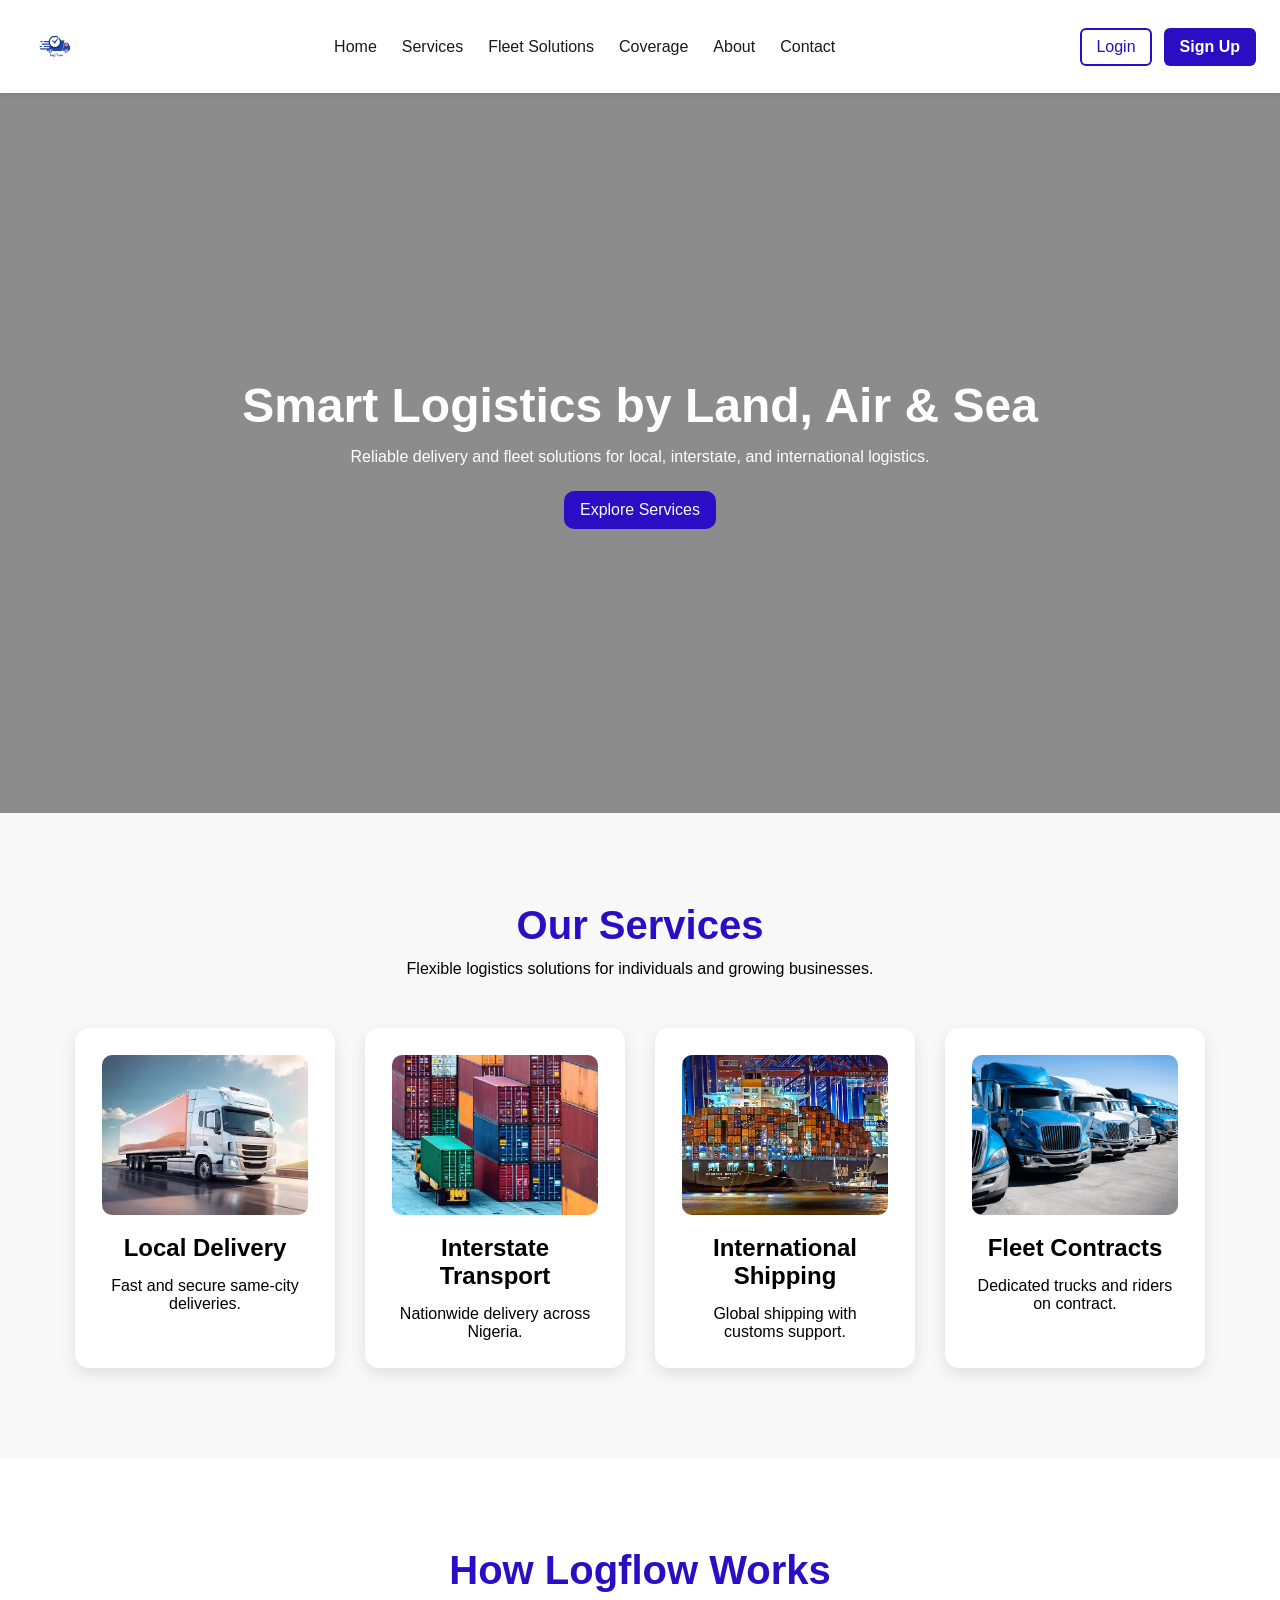
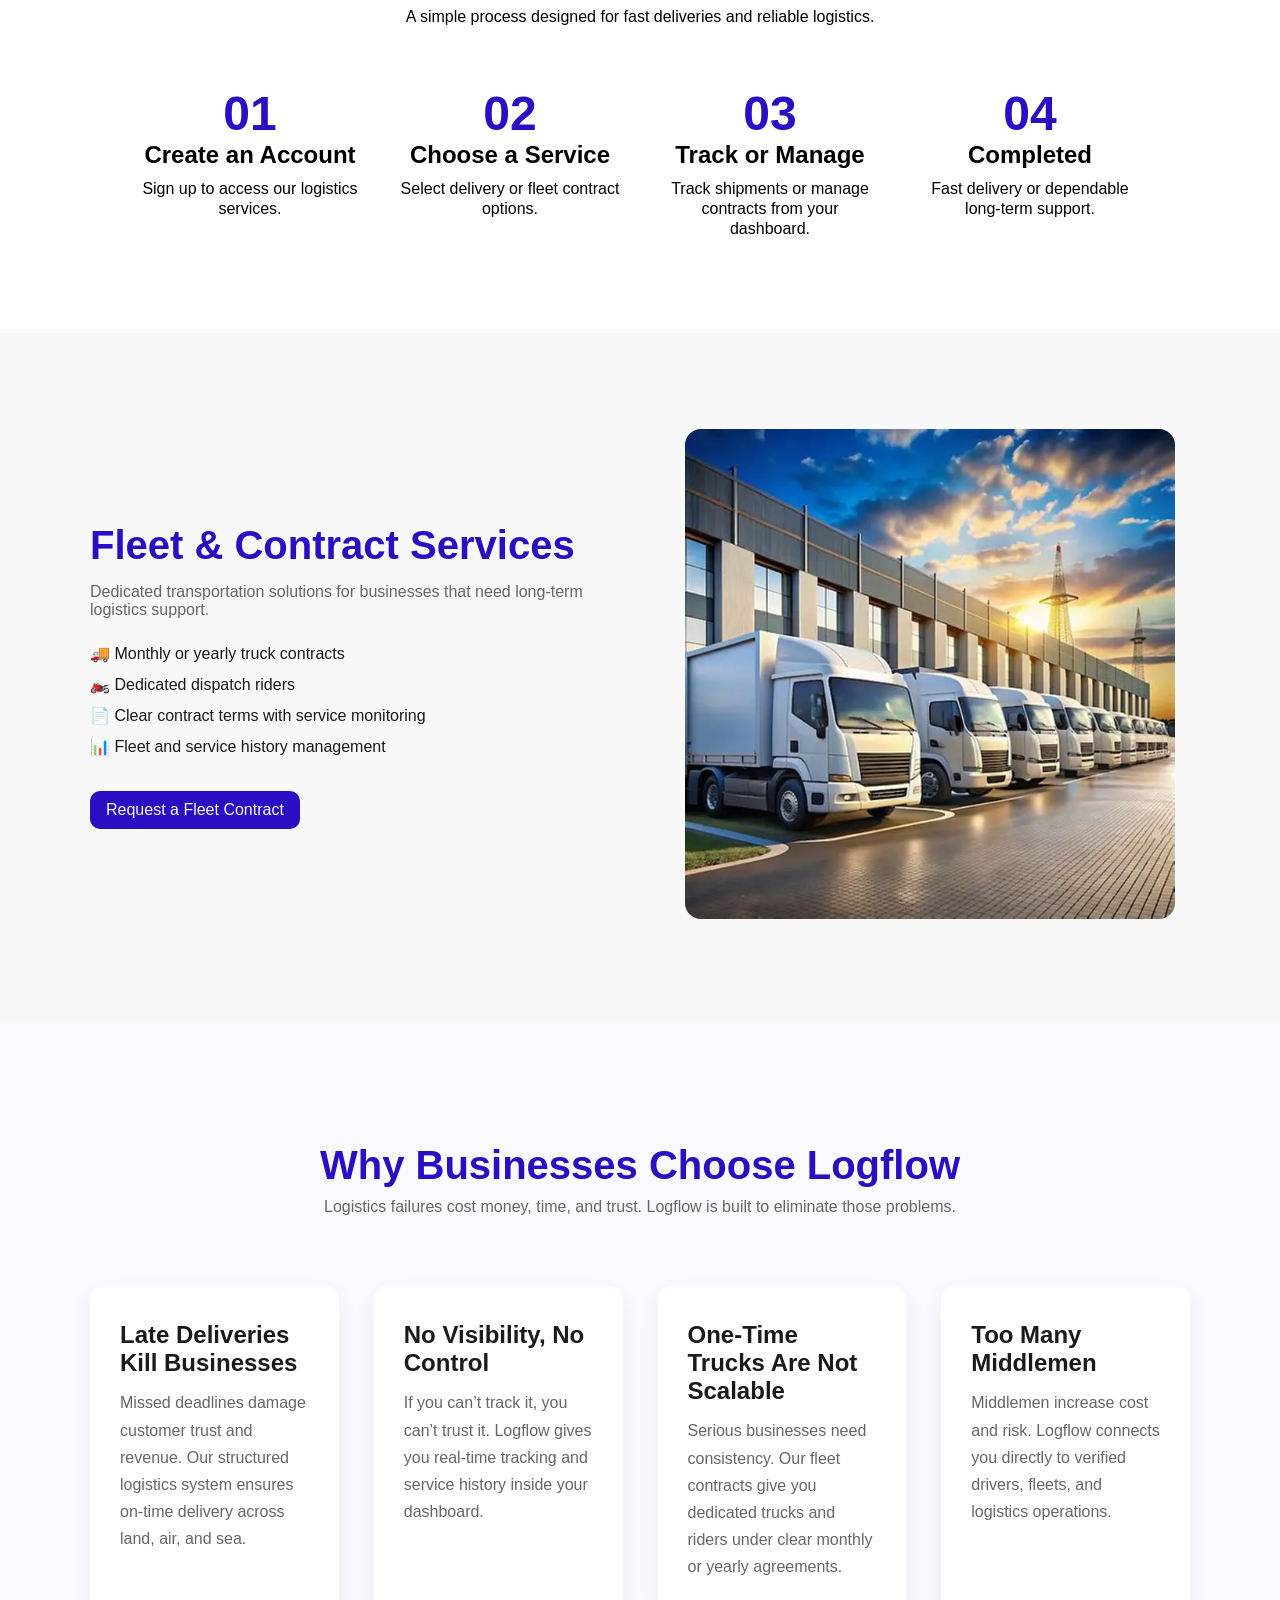
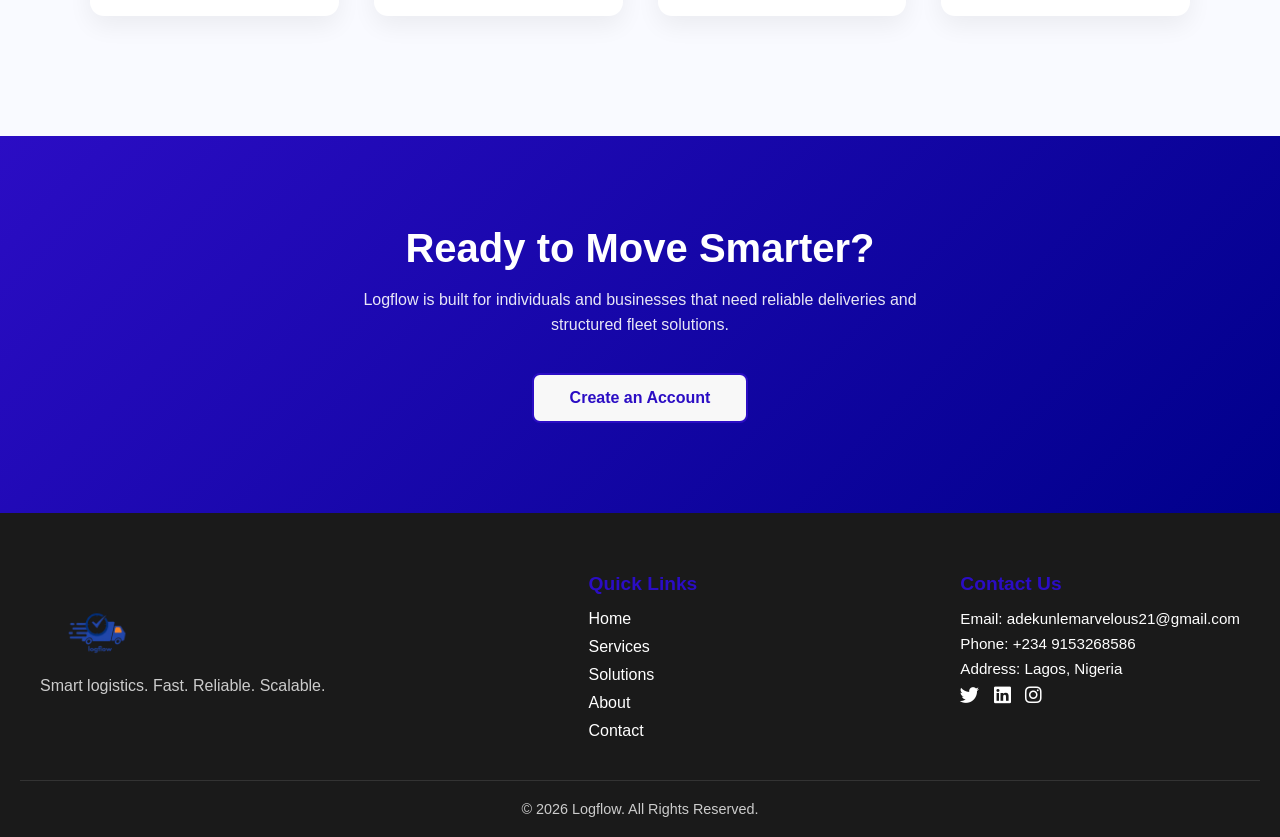
<file: index.html>
<!DOCTYPE html>
<html lang="en">

<head>
  <meta charset="UTF-8" />
  <meta name="viewport" content="width=device-width, initial-scale=1.0" />
  <title>Logflow | Smart Logistics</title>

  <link rel="stylesheet" href="main.css" />
 
  <link rel="stylesheet" href="https://cdnjs.cloudflare.com/ajax/libs/font-awesome/6.4.2/css/all.min.css">
</head>

<body>

  <!-- NAVBAR -->
  <header class="navbar">
    <div class="logo">
      <img src="asset/image/logo-removebg-preview.png" alt="Logflow Logo">
    </div>

    <nav class="nav-links">
      <a href="index.html">Home</a>
      <a href="services.html">Services</a>
      <a href="solutions.html">Fleet Solutions</a>
      <a href="coverage.html">Coverage</a>
      <a href="about.html">About</a>
      <a href="contact.html">Contact</a>
    </nav>

    <div class="nav-actions">
      <a href="login.html" class="login-btn">Login</a>
      <a href="signup.html" class="signup-btn">Sign Up</a>
    </div>
  </header>

  <!-- HERO -->
  <section class="home-hero">
    <video autoplay muted loop playsinline>
      <source src="asset/video/hero section.mp4" type="video/mp4">
    </video>

    <div class="hero-overlay">
      <h1>Smart Logistics by Land, Air & Sea</h1>
      <p>
        Reliable delivery and fleet solutions for local, interstate,
        and international logistics.
      </p>

      <a href="services.html" class="hero-btn">Explore Services</a>
    </div>
  </section>

  <!-- SERVICES -->
  <section class="services-section">
    <h2>Our Services</h2>
    <p>Flexible logistics solutions for individuals and growing businesses.</p>

    <div class="services-cards">

      <div class="card">
        <img src="asset/image/truck.webp" alt="">
        <h3>Local Delivery</h3>
        <p>Fast and secure same-city deliveries.</p>
      </div>

      <div class="card">
        <img src="asset/image/cargo.png" alt="">
        <h3>Interstate Transport</h3>
        <p>Nationwide delivery across Nigeria.</p>
      </div>

      <div class="card">
        <img src="asset/image/ship.jpg" alt="">
        <h3>International Shipping</h3>
        <p>Global shipping with customs support.</p>
      </div>

      <div class="card">
        <img src="asset/image/fleet.png" alt="">
        <h3>Fleet Contracts</h3>
        <p>Dedicated trucks and riders on contract.</p>
      </div>

    </div>
  </section>

  <!-- HOW IT WORKS -->
  <section class="how-it-works">
    <h2>How Logflow Works</h2>
    <p class="how-sub">
      A simple process designed for fast deliveries and reliable logistics.
    </p>

    <div class="steps">

      <div class="step">
        <span>01</span>
        <h3>Create an Account</h3>
        <p>Sign up to access our logistics services.</p>
      </div>

      <div class="step">
        <span>02</span>
        <h3>Choose a Service</h3>
        <p>Select delivery or fleet contract options.</p>
      </div>

      <div class="step">
        <span>03</span>
        <h3>Track or Manage</h3>
        <p>Track shipments or manage contracts from your dashboard.</p>
      </div>

      <div class="step">
        <span>04</span>
        <h3>Completed</h3>
        <p>Fast delivery or dependable long-term support.</p>
      </div>

    </div>
  </section>

  <!-- FLEET & CONTRACT -->
  <section class="fleet-section">
    <div class="fleet">

      <div class="fleet-text">
        <h2>Fleet & Contract Services</h2>
        <p class="fleet-sub">
          Dedicated transportation solutions for businesses that need
          long-term logistics support.
        </p>

        <ul class="fleet-list">
          <li>🚚 Monthly or yearly truck contracts</li>
          <li>🏍️ Dedicated dispatch riders</li>
          <li>📄 Clear contract terms with service monitoring</li>
          <li>📊 Fleet and service history management</li>
        </ul>

        <a href="#" class="primary-btn">Request a Fleet Contract</a>
      </div>

      <div class="fleet-image">
        <img src="asset/image/fleet2.webp" alt="Fleet services">
      </div>

    </div>
  </section>




  <section class="business-section">
    <div class="business-content">

      <h2>Why Businesses Choose Logflow</h2>
      <p class="business-sub">
        Logistics failures cost money, time, and trust.
        Logflow is built to eliminate those problems.
      </p>

      <div class="business-grid">

        <div class="biz-card">
          <h3>Late Deliveries Kill Businesses</h3>
          <p>
            Missed deadlines damage customer trust and revenue.
            Our structured logistics system ensures on-time delivery
            across land, air, and sea.
          </p>
        </div>

        <div class="biz-card">
          <h3>No Visibility, No Control</h3>
          <p>
            If you can’t track it, you can’t trust it.
            Logflow gives you real-time tracking and service history
            inside your dashboard.
          </p>
        </div>

        <div class="biz-card">
          <h3>One-Time Trucks Are Not Scalable</h3>
          <p>
            Serious businesses need consistency.
            Our fleet contracts give you dedicated trucks and riders
            under clear monthly or yearly agreements.
          </p>
        </div>

        <div class="biz-card">
          <h3>Too Many Middlemen</h3>
          <p>
            Middlemen increase cost and risk.
            Logflow connects you directly to verified drivers,
            fleets, and logistics operations.
          </p>
        </div>

      </div>

    </div>
  </section>



  <section class="cta-section">
    <h2>Ready to Move Smarter?</h2>

    <p>
      Logflow is built for individuals and businesses that need
      reliable deliveries and structured fleet solutions.
    </p>

    <a href="signup.html" class="primary-btn">Create an Account</a>
  </section>

  <footer class="footer">
    <div class="footer-container">
      <div class="footer-logo">
        <img src="asset/image/logo-removebg-preview.png" alt="Logflow Logo">
        <p>Smart logistics. Fast. Reliable. Scalable.</p>
      </div>

      <div class="footer-links">
        <h4>Quick Links</h4>
        <ul>
          <li><a href="index.html">Home</a></li>
          <li><a href="services.html">Services</a></li>
          <li><a href="fleet solutions.html">Solutions</a></li>
          <li><a href="about.html">About</a></li>
          <li><a href="contact.html">Contact</a></li>
        </ul>
      </div>

      <div class="footer-contact">
        <h4>Contact Us</h4>
        <p>Email: adekunlemarvelous21@gmail.com</p>
        <p>Phone: +234 9153268586</p>
        <p>Address: Lagos, Nigeria</p>
        <div class="social-icons">
          <a href="#"><i class="fab fa-twitter"></i></a>
          <a href="#"><i class="fab fa-linkedin"></i></a>
          <a href="#"><i class="fab fa-instagram"></i></a>
        </div>
      </div>
    </div>

    <div class="footer-bottom">
      <p>&copy; 2026 Logflow. All Rights Reserved.</p>
    </div>
  </footer>
  <script>
  const menuToggle = document.getElementById('mobile-menu');
  const navMenu = document.getElementById('nav-menu');

  menuToggle.addEventListener('click', () => {
    navMenu.classList.toggle('active');
  });
</script>
</body>

</html>
</file>
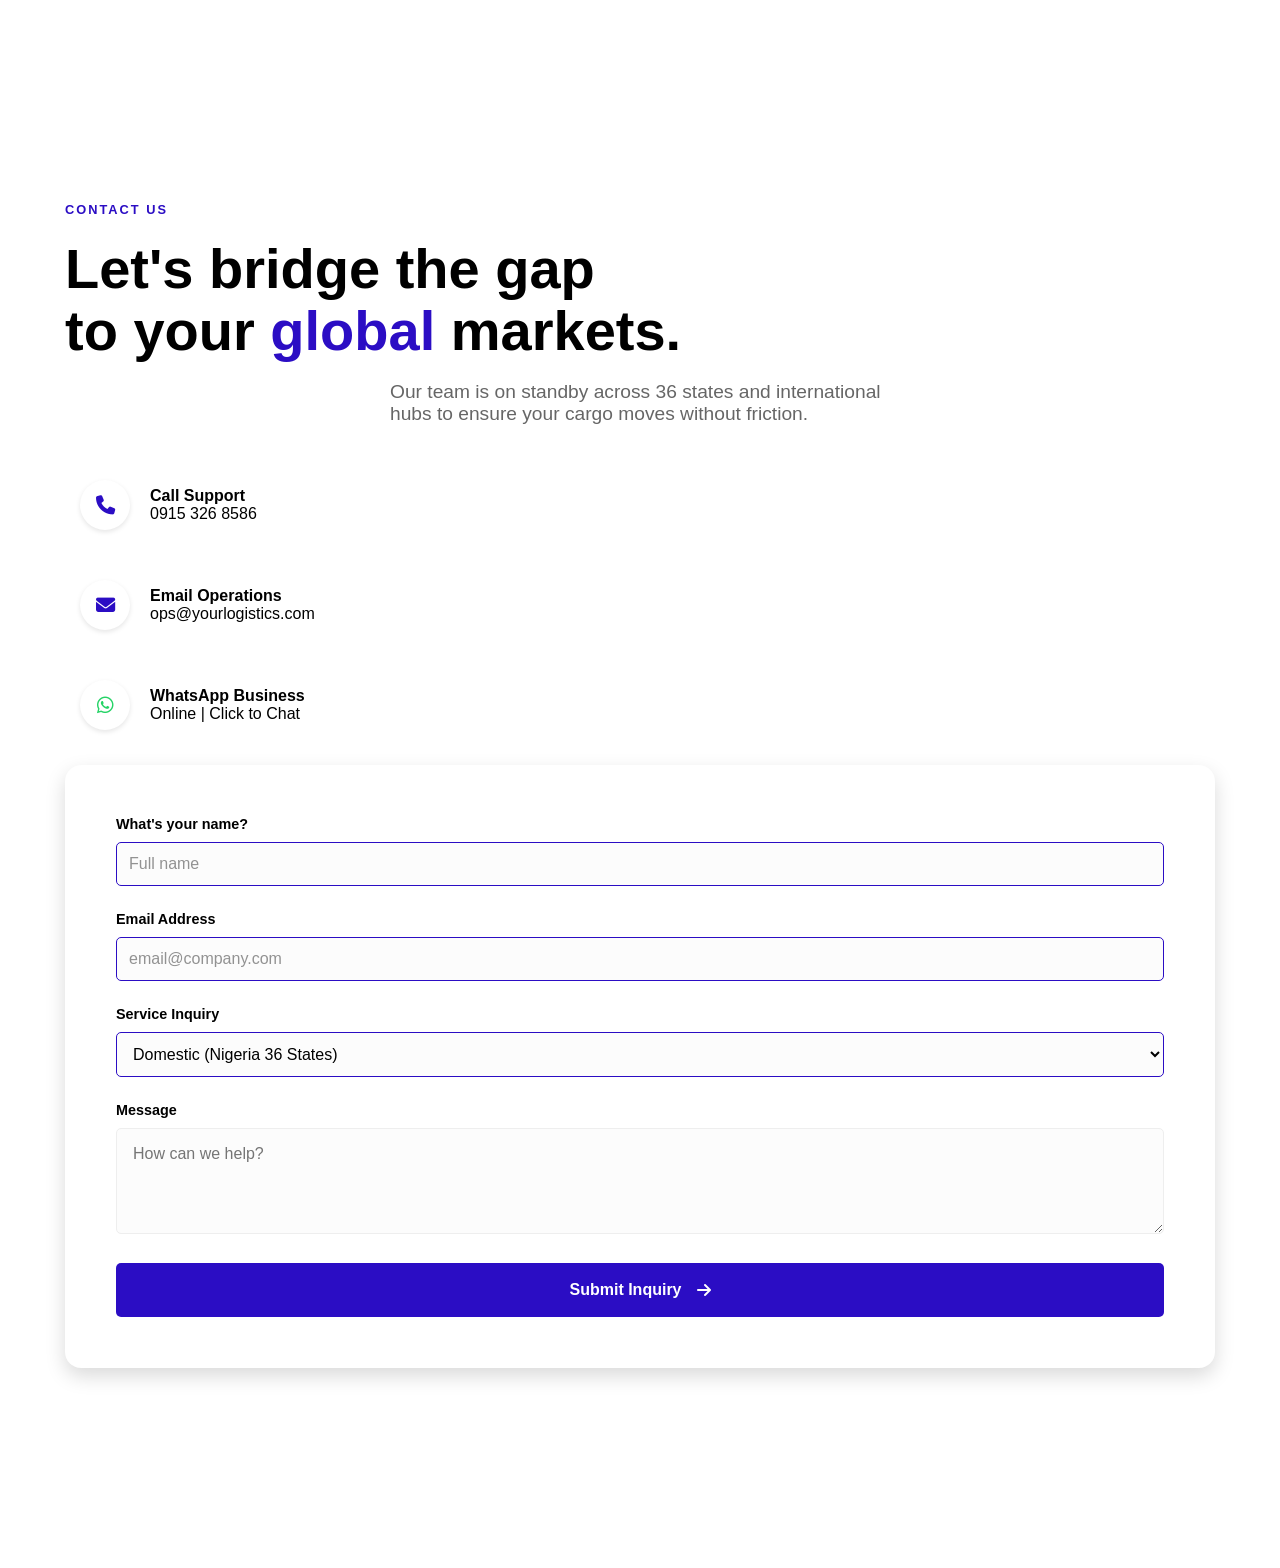
<file: contact.html>
<!DOCTYPE html>
<html lang="en">
<head>
    <meta charset="UTF-8">
    <meta name="viewport" content="width=device-width, initial-scale=1.0">
    <title>Contact Us | Premium Logistics</title>
    <link rel="stylesheet" href="https://cdnjs.cloudflare.com/ajax/libs/font-awesome/6.5.1/css/all.min.css">
    <link rel="stylesheet" href="main.css">
</head>
<body>

    <section class="contact-wrapper section-padding">
        <div class="container">
            <div class="split-layout">
                
                <div class="info-side">
                    <span class="tag">Contact Us</span>
                    <h1>Let's bridge the gap <br>to your <span>global</span> markets.</h1>
                    <p>Our team is on standby across 36 states and international hubs to ensure your cargo moves without friction.</p>

                    <div class="contact-methods">
                        <a href="tel:+2349153268586" class="method-item">
                            <div class="icon-box"><i class="fa-solid fa-phone"></i></div>
                            <div>
                                <h4>Call Support</h4>
                                <span>0915 326 8586</span>
                            </div>
                        </a>

                        <a href="mailto:ops@yourlogistics.com" class="method-item">
                            <div class="icon-box"><i class="fa-solid fa-envelope"></i></div>
                            <div>
                                <h4>Email Operations</h4>
                                <span>ops@yourlogistics.com</span>
                            </div>
                        </a>

                      <a href="https://wa.me/2349153268586?text=Hi%20Premium%20Logistics,%20I%20need%20help%20with%20a%20shipment." class="method-item whatsapp" target="_blank">
    <div class="icon-box">
        <i class="fa-brands fa-whatsapp"></i>
    </div>
    <div>
        <h4>WhatsApp Business</h4>
        <span>Online | Click to Chat</span>
    </div>
</a>

                <div class="form-side">
                    <div class="glass-card">
                        <form id="logisticsForm" action="https://formspree.io/f/your_id" method="POST">
                            <div class="form-group">
                                <label>What's your name?</label>
                                <input type="text" name="name" placeholder="Full name" required>
                            </div>
                            <div class="form-group">
                                <label>Email Address</label>
                                <input type="email" name="email" placeholder="email@company.com" required>
                            </div>
                            <div class="form-group">
                                <label>Service Inquiry</label>
                                <select name="service">
                                    <option value="Domestic">Domestic (Nigeria 36 States)</option>
                                    <option value="International">International (UK/US)</option>
                                </select>
                            </div>
                            <div class="form-group">
                                <label>Message</label>
                                <textarea name="message" rows="4" placeholder="How can we help?" required></textarea>
                            </div>

                            <button type="submit" id="submitBtn" class="submit-btn">
                                <span>Submit Inquiry</span>
                                <i class="fa-solid fa-arrow-right"></i>
                            </button>
                            <div id="formStatus"></div>
                        </form>
                    </div>
                </div>

            </div>
        </div>
    </section>

    <script>
        const contactForm = document.getElementById('logisticsForm');
        const submitBtn = document.getElementById('submitBtn');
        const statusDiv = document.getElementById('formStatus');

        contactForm.addEventListener('submit', function(e) {
            e.preventDefault();
            
            // UI Feedback
            submitBtn.disabled = true;
            submitBtn.querySelector('span').innerText = 'Sending...';
            statusDiv.innerText = ""; 

            fetch(contactForm.action, {
                method: 'POST',
                body: new FormData(contactForm),
                headers: { 'Accept': 'application/json' }
            }).then(response => {
                if (response.ok) {
                    statusDiv.innerText = "Message sent successfully!";
                    statusDiv.style.color = "#065f46"; // Success Green
                    contactForm.reset();
                } else {
                    statusDiv.innerText = "Error sending message. Please try WhatsApp.";
                    statusDiv.style.color = "#991b1b"; // Error Red
                }
            }).catch(error => {
                statusDiv.innerText = "Connection error. Please check your internet.";
                statusDiv.style.color = "#991b1b";
            }).finally(() => {
                submitBtn.disabled = false;
                submitBtn.querySelector('span').innerText = 'Submit Inquiry';
            });
        });

        // Optional: Professional alert before leaving site
const whatsappLink = document.querySelector('.method-item.whatsapp');
whatsappLink.addEventListener('click', function(e) {
    const confirmChat = confirm("You are now opening WhatsApp to chat with our Logistics Team. Proceed?");
    if (!confirmChat) {
        e.preventDefault(); // Stops them from leaving if they click Cancel
    }
});
    </script>
</body>
</html>
</file>
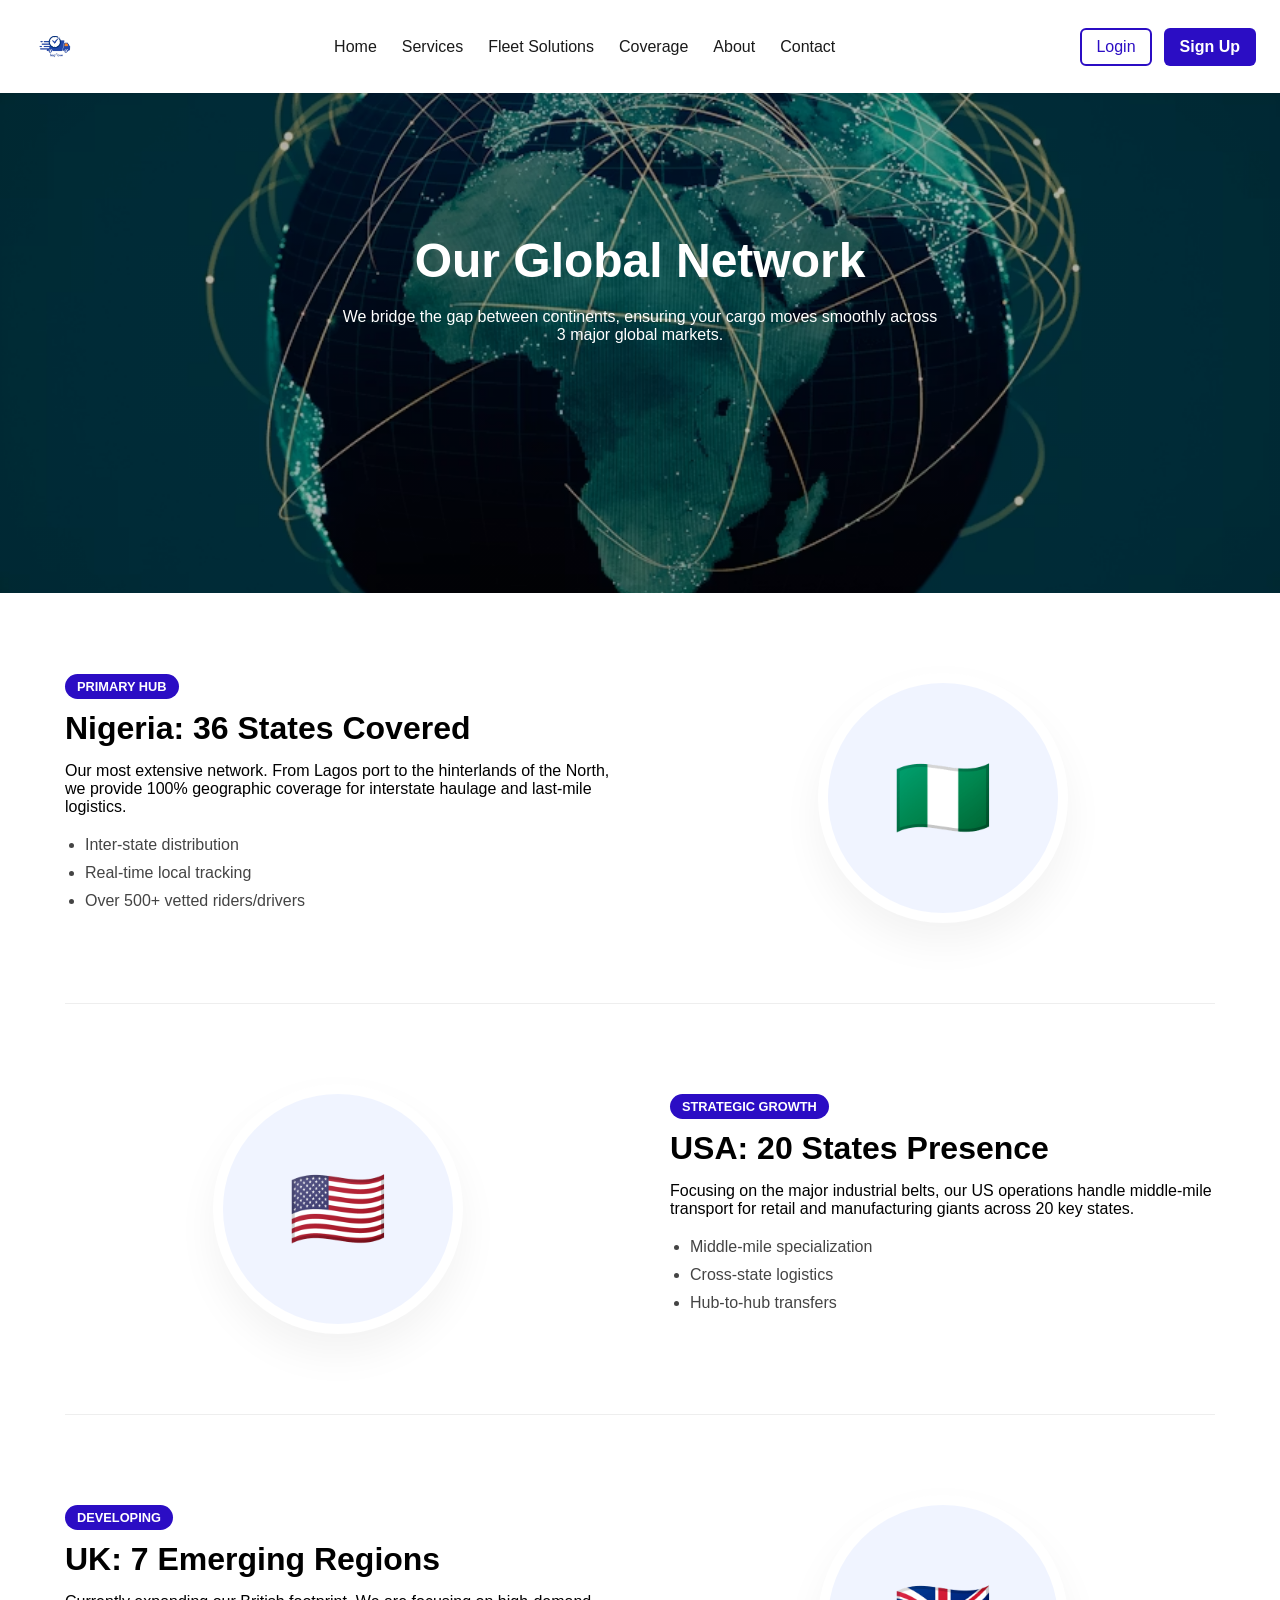
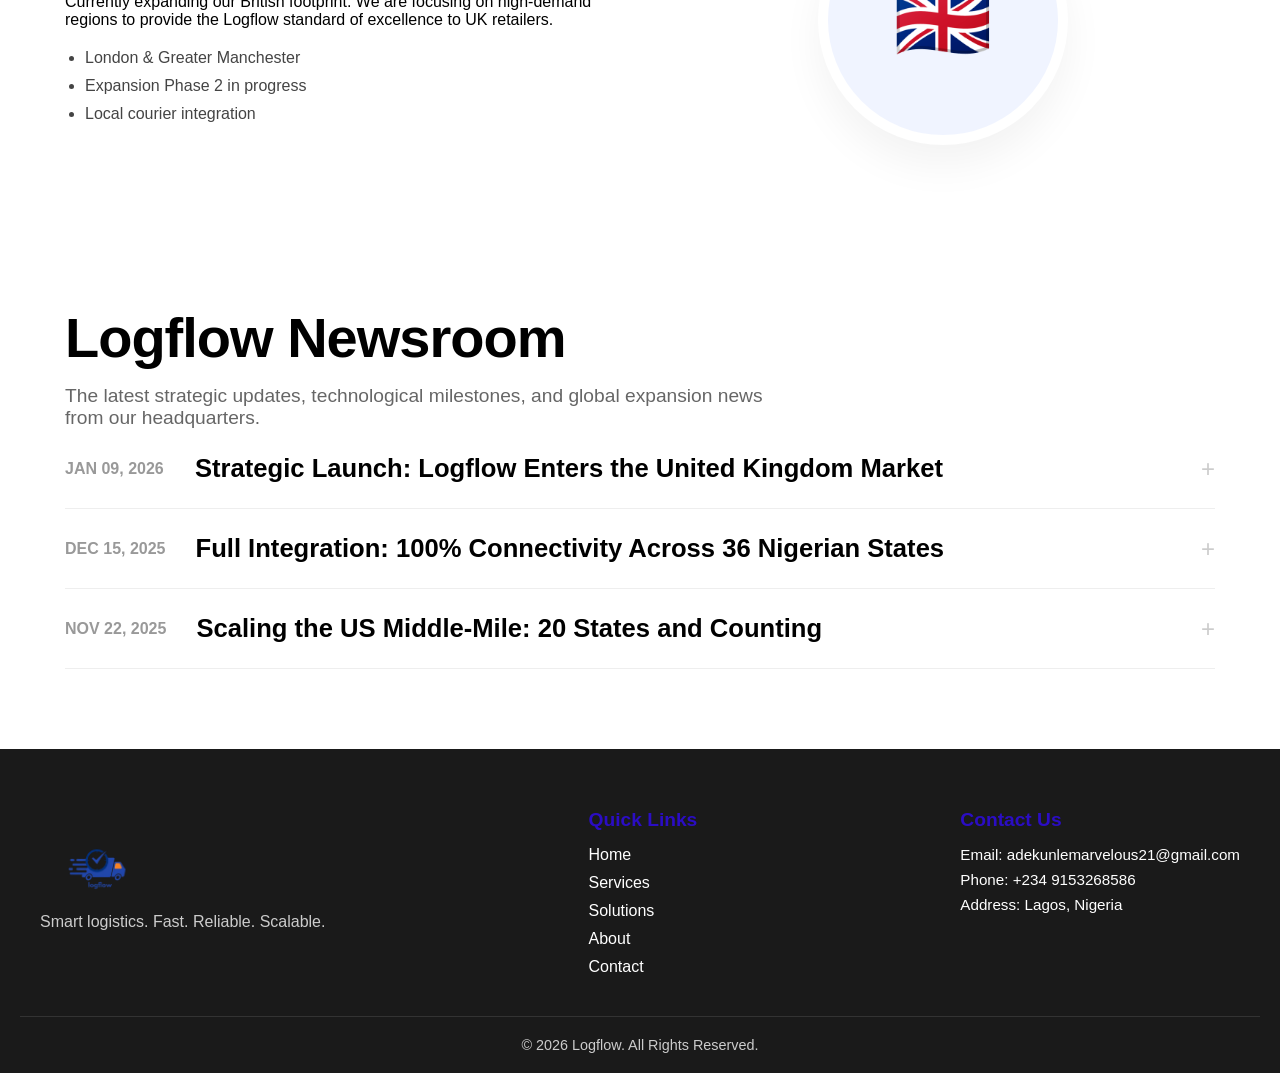
<file: coverage.html>
<!DOCTYPE html>
<html lang="en">
<head>
    <meta charset="UTF-8">
    <meta name="viewport" content="width=device-width, initial-scale=1.0">
    <title>Coverage</title>
    <link rel="stylesheet" href="main.css">
</head>
<body>
    <header class="navbar">
    <div class="logo">
      <img src="asset/image/logo-removebg-preview.png" alt="Logflow Logo">
    </div>

    <nav class="nav-links">
      <a href="index.html">Home</a>
      <a href="services.html">Services</a>
      <a href="solutions.html">Fleet Solutions</a>
      <a href="coverage.html">Coverage</a>
      <a href="about.html">About</a>
      <a href="contact.html">Contact</a>
    </nav>

    <div class="nav-actions">
      <a href="login.html" class="login-btn">Login</a>
      <a href="signup.html" class="signup-btn">Sign Up</a>
    </div>
  </header>
    <section class="network-header">
        <h1>Our Global Network</h1>
        <p>We bridge the gap between continents, ensuring your cargo moves smoothly across 3 major global markets.</p>
    </section>

    <section class="reach-section">
        <div class="container">
            <div class="reach-row">
                <div class="reach-info">
                    <span class="badge">Primary Hub</span>
                    <h2>Nigeria: 36 States Covered</h2>
                    <p>Our most extensive network. From Lagos port to the hinterlands of the North, we provide 100% geographic coverage for interstate haulage and last-mile logistics.</p>
                    <ul class="reach-list">
                        <li>Inter-state distribution</li>
                        <li>Real-time local tracking</li>
                        <li>Over 500+ vetted riders/drivers</li>
                    </ul>
                </div>
                <div class="reach-visual">
                    <div class="map-placeholder">🇳🇬</div>
                </div>
            </div>

            <hr class="divider">

            <div class="reach-row reverse">
                <div class="reach-info">
                    <span class="badge">Strategic Growth</span>
                    <h2>USA: 20 States Presence</h2>
                    <p>Focusing on the major industrial belts, our US operations handle middle-mile transport for retail and manufacturing giants across 20 key states.</p>
                    <ul class="reach-list">
                        <li>Middle-mile specialization</li>
                        <li>Cross-state logistics</li>
                        <li>Hub-to-hub transfers</li>
                    </ul>
                </div>
                <div class="reach-visual">
                    <div class="map-placeholder">🇺🇸</div>
                </div>
            </div>

            <hr class="divider">

            <div class="reach-row">
                <div class="reach-info">
                    <span class="badge">Developing</span>
                    <h2>UK: 7 Emerging Regions</h2>
                    <p>Currently expanding our British footprint. We are focusing on high-demand regions to provide the Logflow standard of excellence to UK retailers.</p>
                    <ul class="reach-list">
                        <li>London & Greater Manchester</li>
                        <li>Expansion Phase 2 in progress</li>
                        <li>Local courier integration</li>
                    </ul>
                </div>
                <div class="reach-visual">
                    <div class="map-placeholder">🇬🇧</div>
                </div>
            </div>
        </div>
    </section>
<section class="newsroom-interactive">
    <div class="container">
        <div class="news-header">
            <h1 style="font-size: 3.5rem; margin-bottom: 15px; letter-spacing: -1px;">Logflow Newsroom</h1>
            <p style="font-size: 1.2rem; color: #666; max-width: 700px;">The latest strategic updates, technological milestones, and global expansion news from our headquarters.</p>
        </div>

        <div class="interactive-list">
            
            <div class="news-entry" onclick="toggleNews(this)">
                <div class="entry-header">
                    <span class="entry-date">JAN 09, 2026</span>
                    <h2>Strategic Launch: Logflow Enters the United Kingdom Market</h2>
                    <span class="toggle-icon">+</span>
                </div>
                <div class="reveal-content">
                    <p>
                        We are proud to announce that Logflow has officially commenced Phase 1 of its European expansion, starting with seven key logistics hubs in the United Kingdom, including London, Greater Manchester, and Birmingham. This move is designed to bring our proprietary "Smart-Route" technology to British retailers who require high-precision last-mile delivery. By integrating local courier expertise with our global tracking nerve center, we are aiming to reduce delivery times across the UK by 22% within the first fiscal year. This expansion also marks the opening of our new regional headquarters in London, dedicated to supporting our growing European client base.
                    </p>
                </div>
            </div>

            <div class="news-entry" onclick="toggleNews(this)">
                <div class="entry-header">
                    <span class="entry-date">DEC 15, 2025</span>
                    <h2>Full Integration: 100% Connectivity Across 36 Nigerian States</h2>
                    <span class="toggle-icon">+</span>
                </div>
                <div class="reveal-content">
                    <p>
                        In a historic milestone for African logistics, Logflow has successfully completed the digital integration of its entire Nigerian fleet. Every vehicle operating across the 36 states of the Federation is now equipped with advanced IoT sensors and real-time GPS telemetry. This means our clients, whether shipping from Lagos to Maiduguri or Port Harcourt to Kano, now have 100% visibility into their cargo's journey. This integration significantly improves security, fuel efficiency, and route optimization. Beyond technology, this milestone represents our commitment to the Nigerian economy, providing reliable infrastructure that supports thousands of local businesses and ensures the seamless flow of essential goods across the country.
                    </p>
                </div>
            </div>

            <div class="news-entry" onclick="toggleNews(this)">
                <div class="entry-header">
                    <span class="entry-date">NOV 22, 2025</span>
                    <h2>Scaling the US Middle-Mile: 20 States and Counting</h2>
                    <span class="toggle-icon">+</span>
                </div>
                <div class="reveal-content">
                    <p>
                        Logflow's North American division has reported a record-breaking quarter, successfully expanding its middle-mile haulage network to 20 key industrial states. Our operations now span from the tech corridors of California to the manufacturing heartlands of the Midwest. This growth is driven by our unique "Asset-Light" partnership model, which allows us to scale rapidly while maintaining the highest safety standards in the industry. By focusing on the critical link between regional warehouses and local distribution centers, Logflow is solving the most complex bottlenecks in the US supply chain. We are currently on track to hit 30 states by the end of 2026, supported by a new state-of-the-art dispatch center in Texas.
                    </p>
                </div>
            </div>

        </div>
    </div>
</section>
 <footer class="footer">
    <div class="footer-container">
      <div class="footer-logo">
        <img src="asset/image/logo-removebg-preview.png" alt="Logflow Logo">
        <p>Smart logistics. Fast. Reliable. Scalable.</p>
      </div>

      <div class="footer-links">
        <h4>Quick Links</h4>
        <ul>
          <li><a href="index.html">Home</a></li>
          <li><a href="services.html">Services</a></li>
          <li><a href="solutions.html">Solutions</a></li>
          <li><a href="about.html">About</a></li>
          <li><a href="contact.html">Contact</a></li>
        </ul>
      </div>

      <div class="footer-contact">
        <h4>Contact Us</h4>
        <p>Email: adekunlemarvelous21@gmail.com</p>
        <p>Phone: +234 9153268586</p>
        <p>Address: Lagos, Nigeria</p>
        <div class="social-icons">
          <a href="#"><i class="fab fa-twitter"></i></a>
          <a href="#"><i class="fab fa-linkedin"></i></a>
          <a href="#"><i class="fab fa-instagram"></i></a>
        </div>
      </div>
    </div>

    <div class="footer-bottom">
      <p>&copy; 2026 Logflow. All Rights Reserved.</p>
    </div>
  </footer>
<script>
    function toggleNews(element) {
        const isActive = element.classList.contains('active');
        document.querySelectorAll('.news-entry').forEach(entry => {
            entry.classList.remove('active');
        });
        if (!isActive) {
            element.classList.add('active');
        }

        // Add this to your Coverage page script
document.querySelectorAll('.news-entry').forEach(entry => {
    entry.addEventListener('click', () => {
        entry.classList.toggle('active');
    });
});
    }
</script>

</body>
</html>
</file>
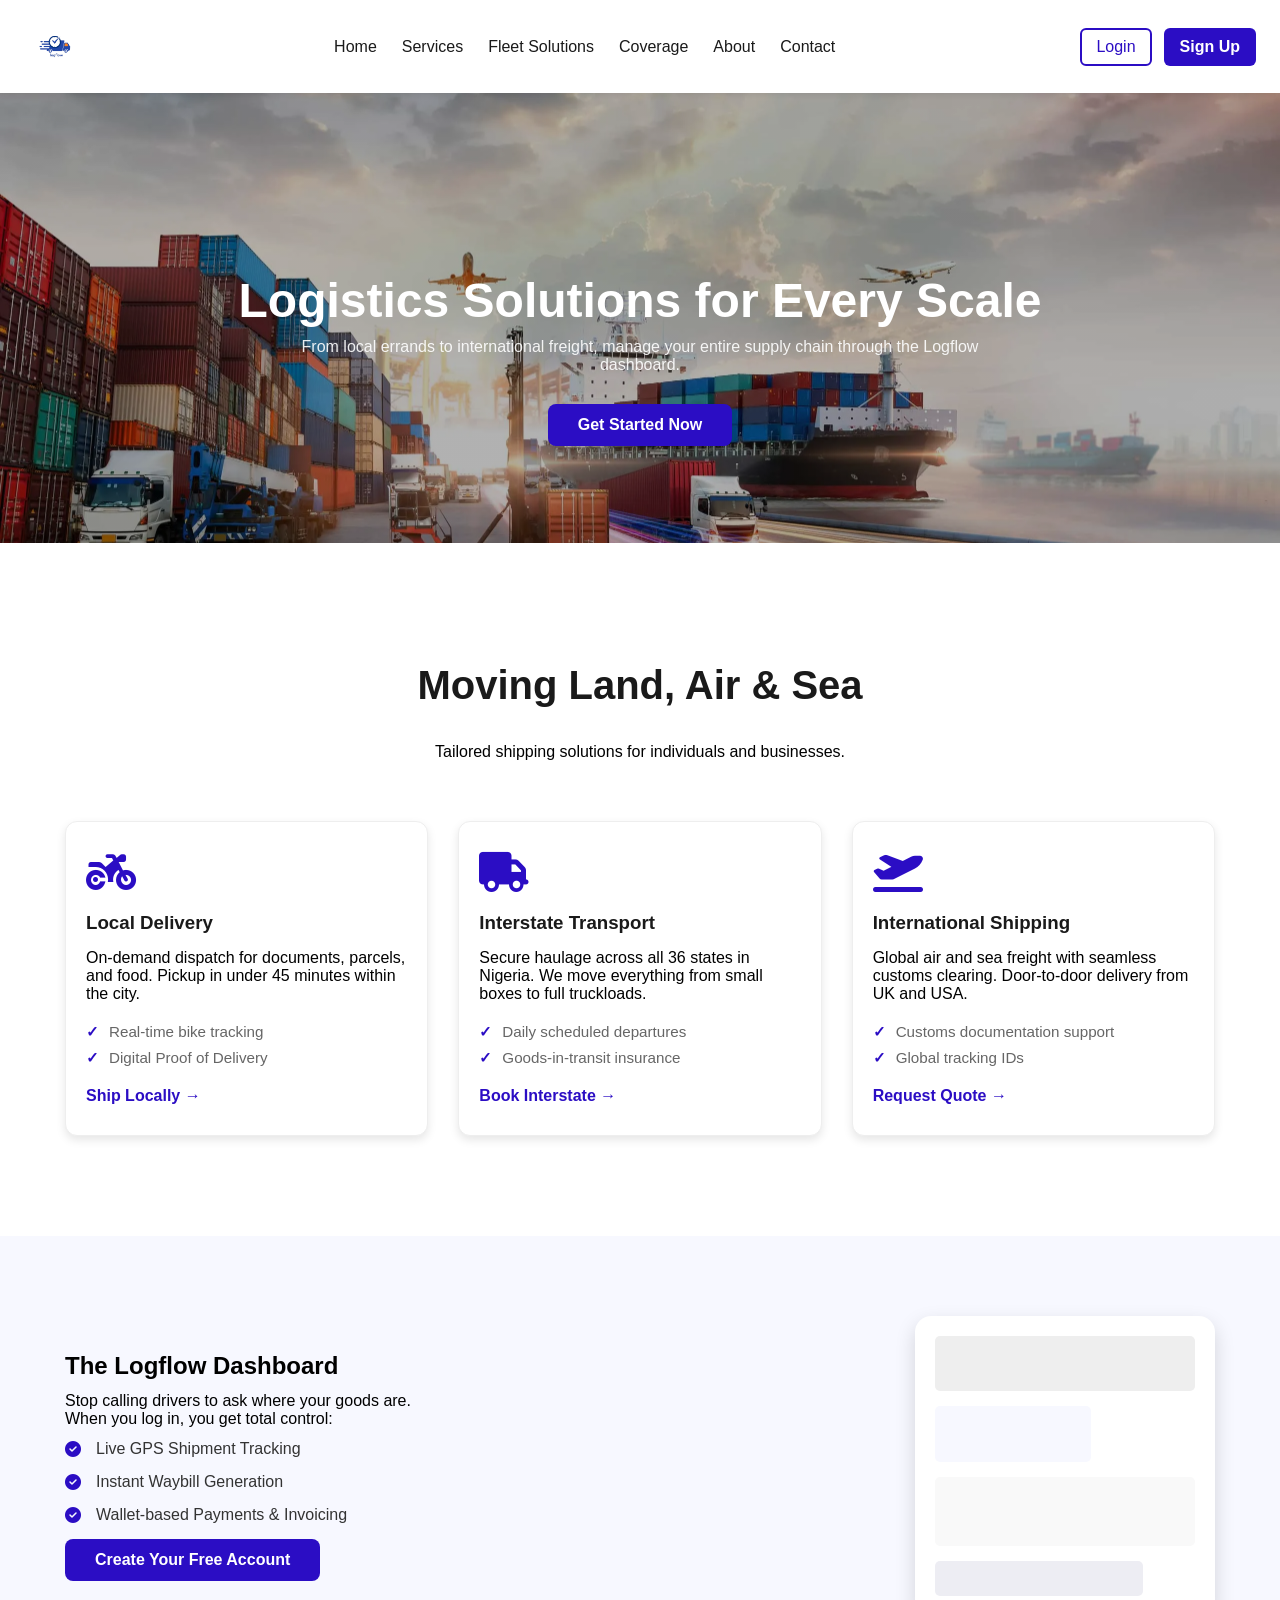
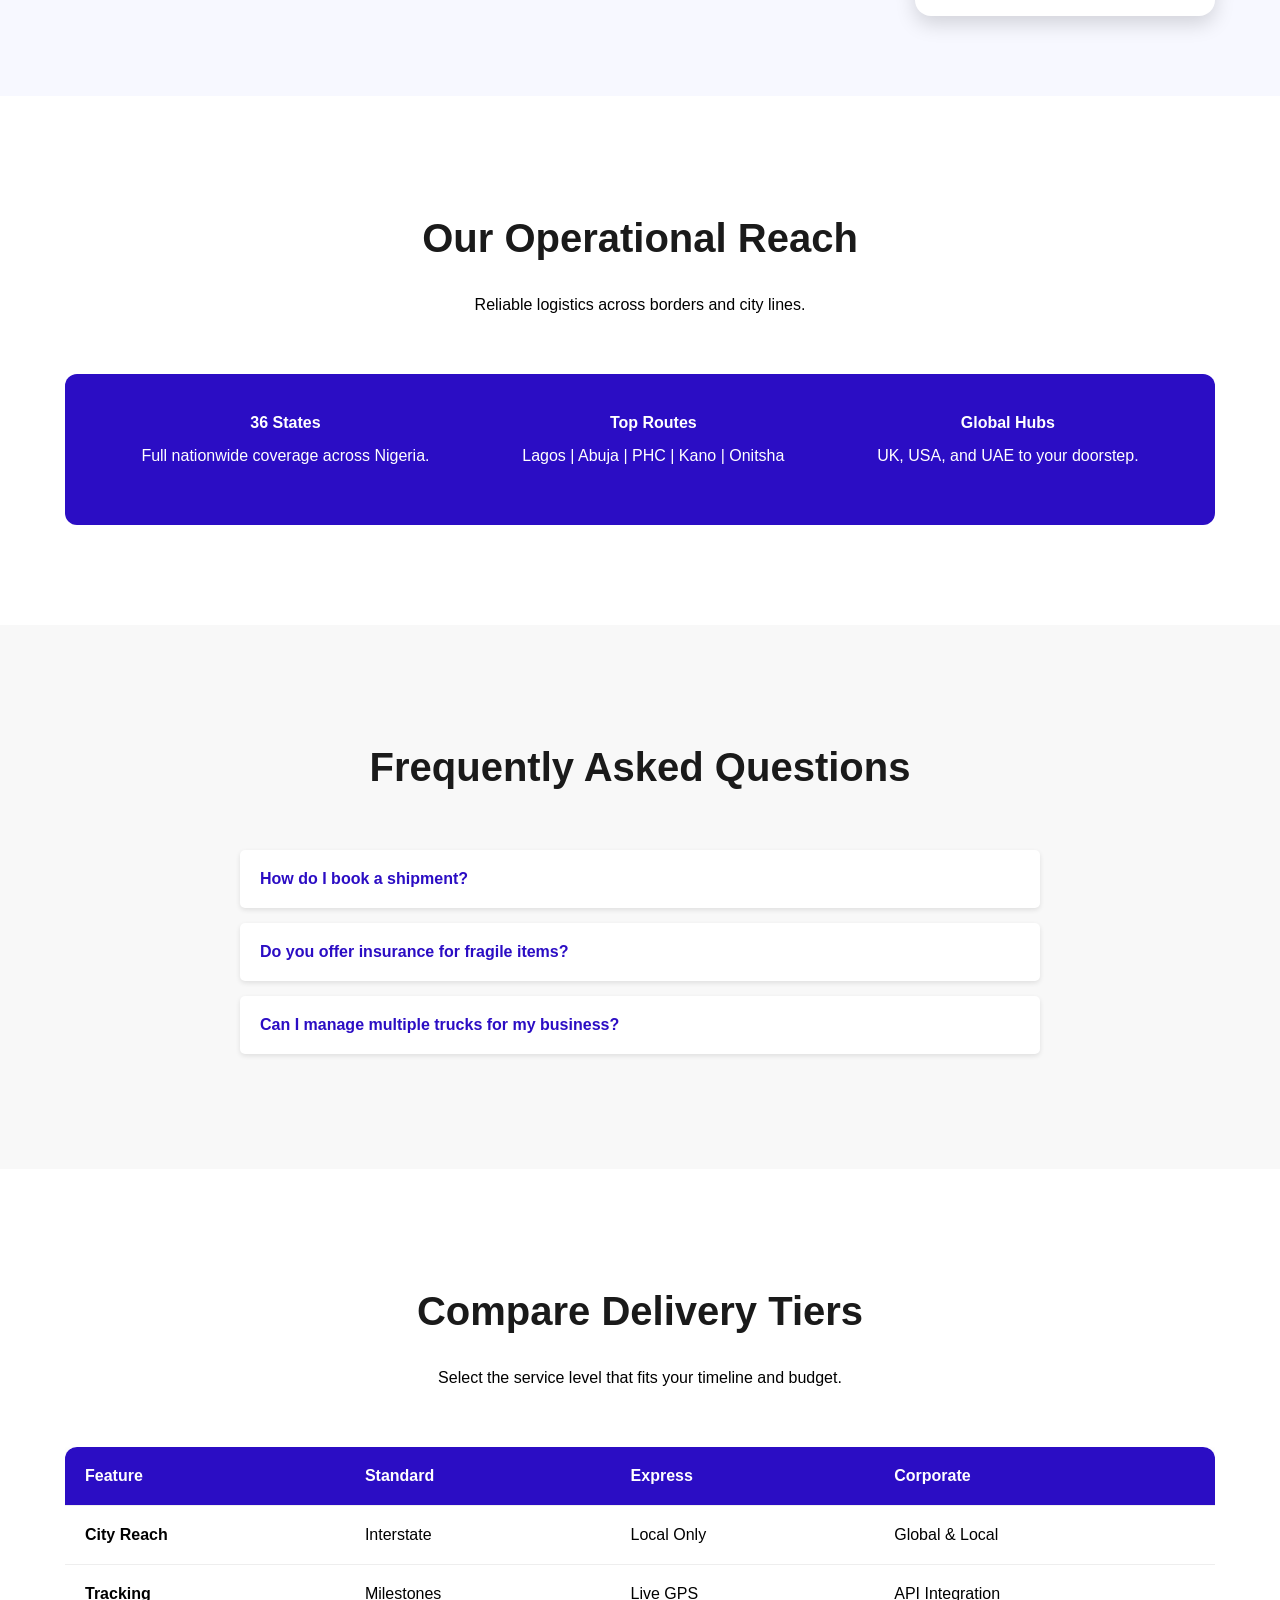
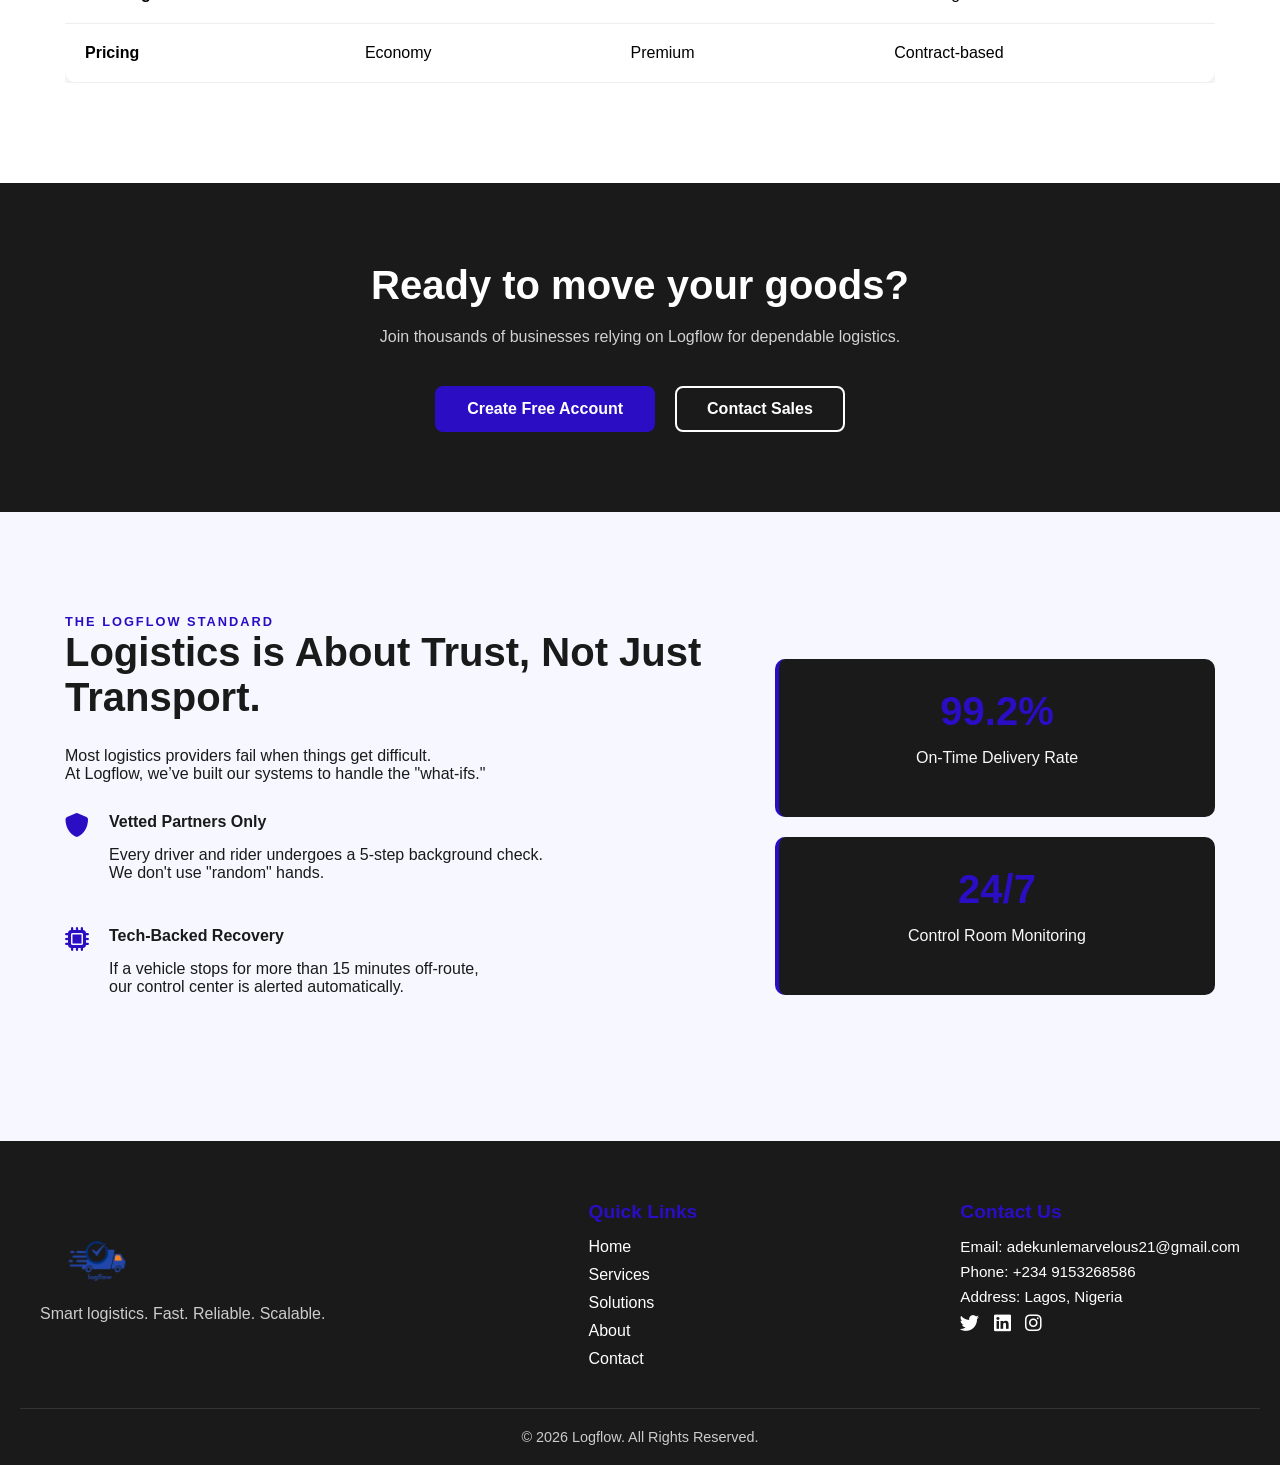
<file: services.html>
<!DOCTYPE html>
<html lang="en">
<head>
    <meta charset="UTF-8">
    <meta name="viewport" content="width=device-width, initial-scale=1.0">
    <title>service page</title>
    <link rel="stylesheet" href="main.css">
    <link rel="stylesheet" href="https://cdnjs.cloudflare.com/ajax/libs/font-awesome/6.4.2/css/all.min.css">
</head>
<body>
<header class="navbar">
  <div class="logo">
    <img src="asset/image/logo-removebg-preview.png" alt="Logflow Logo">
  </div>

  <nav class="nav-links">
    <a href="index.html">Home</a>
    <a href="services.html">Services</a>
    <a href="solutions.html">Fleet Solutions</a>
    <a href="coverage.html">Coverage</a>
    <a href="about.html">About</a>
    <a href="contact.html">Contact</a>
  </nav>

  <div class="nav-actions">
    <a href="login.html" class="login-btn">Login</a>
    <a href="signup.html" class="signup-btn">Sign Up</a>
  </div>
</header>


    <section class="service-hero">
        <div class="container">
            <h1>Logistics Solutions for Every Scale</h1>
            <p>From local errands to international freight, manage your entire supply chain through the Logflow dashboard.</p>
            <a href="signup.html" class="btn-main">Get Started Now</a>
        </div>
    </section>

    <section class="services-grid section-padding">
        <div class="container">
            <div class="section-title">
                <h2>Moving Land, Air & Sea</h2>
                <p>Tailored shipping solutions for individuals and businesses.</p>
            </div>

            <div class="grid-container">
                <div class="service-card">
                    <i class="fas fa-motorcycle icon"></i>
                    <h3>Local Delivery</h3>
                    <p>On-demand dispatch for documents, parcels, and food. Pickup in under 45 minutes within the city.</p>
                    <ul class="feature-list">
                        <li>Real-time bike tracking</li>
                        <li>Digital Proof of Delivery</li>
                    </ul>
                    <a href="login.html" class="card-link">Ship Locally →</a>
                </div>

                <div class="service-card">
                    <i class="fas fa-truck icon"></i>
                    <h3>Interstate Transport</h3>
                    <p>Secure haulage across all 36 states in Nigeria. We move everything from small boxes to full truckloads.</p>
                    <ul class="feature-list">
                        <li>Daily scheduled departures</li>
                        <li>Goods-in-transit insurance</li>
                    </ul>
                    <a href="login.html" class="card-link">Book Interstate →</a>
                </div>

                <div class="service-card">
                    <i class="fas fa-plane-departure icon"></i>
                    <h3>International Shipping</h3>
                    <p>Global air and sea freight with seamless customs clearing. Door-to-door delivery from UK and USA.</p>
                    <ul class="feature-list">
                        <li>Customs documentation support</li>
                        <li>Global tracking IDs</li>
                    </ul>
                    <a href="login.html" class="card-link">Request Quote →</a>
                </div>
            </div>
        </div>
    </section>

    <section class="dashboard-promo">
        <div class="container promo-flex">
            <div class="promo-text">
                <h2>The Logflow Dashboard</h2>
                <p>Stop calling drivers to ask where your goods are.<br> When you log in, you get total control:</p>
                <div class="check-item"><i class="fas fa-check-circle"></i> <span>Live GPS Shipment Tracking</span></div>
                <div class="check-item"><i class="fas fa-check-circle"></i> <span>Instant Waybill Generation</span></div>
                <div class="check-item"><i class="fas fa-check-circle"></i> <span>Wallet-based Payments & Invoicing</span></div>
                <a href="signup.html" class="btn-main">Create Your Free Account</a>
            </div>
            <div class="promo-image">
                <div class="mock-dashboard">
                   <div class="mock-nav"></div>
                   <div class="mock-stats"></div>
                   <div class="mock-list"></div>
                   <div class="mock-style"></div>
                </div>
            </div>
        </div>
    </section>
<section class="coverage-section section-padding">
    <div class="container">
        <div class="section-title">
            <h2>Our Operational Reach</h2>
            <p>Reliable logistics across borders and city lines.</p>
        </div>
        <div class="coverage-grid">
            <div class="coverage-item">
                <h4>36 States</h4>
                <p>Full nationwide coverage across Nigeria.</p>
            </div>
            <div class="coverage-item">
                <h4>Top Routes</h4>
                <p>Lagos | Abuja | PHC | Kano | Onitsha</p>
            </div>
            <div class="coverage-item">
                <h4>Global Hubs</h4>
                <p>UK, USA, and UAE to your doorstep.</p>
            </div>
        </div>
    </div>
</section>

<section class="faq-section section-padding" style="background: var(--bg-light);">
    <div class="container">
        <div class="section-title">
            <h2>Frequently Asked Questions</h2>
        </div>
        <div class="faq-container">
            <details class="faq-item">
                <summary>How do I book a shipment?</summary>
                <p>Simply create an account, log into your dashboard, and click "New Shipment." Our system will guide you through the pricing and pickup options.</p>
            </details>
            
            <details class="faq-item">
                <summary>Do you offer insurance for fragile items?</summary>
                <p>Yes. All shipments are covered by our basic insurance, with premium coverage available for high-value items during the checkout process.</p>
            </details>

            <details class="faq-item">
                <summary>Can I manage multiple trucks for my business?</summary>
                <p>Absolutely. Our Fleet Contract service allows businesses to manage dedicated assets and riders through a specialized corporate dashboard.</p>
            </details>
        </div>
    </div>
</section>

<section class="comparison-section section-padding">
    <div class="container">
        <div class="section-title">
            <h2>Compare Delivery Tiers</h2>
            <p>Select the service level that fits your timeline and budget.</p>
        </div>
        
        <div class="table-responsive">
            <table class="comparison-table">
                <thead>
                    <tr>
                        <th>Feature</th>
                        <th>Standard</th>
                        <th>Express</th>
                        <th>Corporate</th>
                    </tr>
                </thead>
                <tbody>
                    <tr>
                        <td><strong>City Reach</strong></td>
                        <td>Interstate</td>
                        <td>Local Only</td>
                        <td>Global & Local</td>
                    </tr>
                    <tr>
                        <td><strong>Tracking</strong></td>
                        <td>Milestones</td>
                        <td>Live GPS</td>
                        <td>API Integration</td>
                    </tr>
                    <tr>
                        <td><strong>Pricing</strong></td>
                        <td>Economy</td>
                        <td>Premium</td>
                        <td>Contract-based</td>
                    </tr>
                </tbody>
            </table>
        </div>
    </div>
</section>

<section class="final-cta">
    <div class="container">
        <h2>Ready to move your goods?</h2>
        <p>Join thousands of businesses relying on Logflow for dependable logistics.</p>
        <div class="cta-buttons">
            <a href="signup.html" class="btn-main primary-btn">Create Free Account</a>
            <a href="contact.html" class="btn-main secondary-btn">Contact Sales</a>
        </div>
    </div>
</section>


<section class="accountability-section section-padding">
    <div class="container">
        <div class="accountability-box">
            <div class="acc-text">
                <span class="tag">The Logflow Standard</span>
                <h2>Logistics is About Trust, Not Just Transport.</h2>
                <p>Most logistics providers fail when things get difficult.<br> At Logflow, we’ve built our systems to handle the "what-ifs."</p>
                
                <div class="trust-points">
                    <div class="point">
                       <i class="fa-solid fa-shield"></i>
                        <div>
                            <h4>Vetted Partners Only</h4>
                            <p>Every driver and rider undergoes a 5-step background check.<br> We don't use "random" hands.</p>
                        </div>
                    </div>
                    <div class="point">
                        <i class="fa-solid fa-microchip"></i>
                        <div>
                            <h4>Tech-Backed Recovery</h4>
                            <p>If a vehicle stops for more than 15 minutes off-route, <br>our control center is alerted automatically.</p>
                        </div>
                    </div>
                </div>
            </div>
            <div class="acc-stats">
                <div class="stat-card">
                    <h3>99.2%</h3>
                    <p>On-Time Delivery Rate</p>
                </div>
                <div class="stat-card">
                    <h3>24/7</h3>
                    <p>Control Room Monitoring</p>
                </div>
            </div>
        </div>
    </div>
</section>

<footer class="footer">
  <div class="footer-container">
    <div class="footer-logo">
      <img src="asset/image/logo-removebg-preview.png" alt="Logflow Logo">
      <p>Smart logistics. Fast. Reliable. Scalable.</p>
    </div>

    <div class="footer-links">
      <h4>Quick Links</h4>
      <ul>
        <li><a href="index.html">Home</a></li>
        <li><a href="services.html">Services</a></li>
        <li><a href="solutions.html">Solutions</a></li>
        <li><a href="about.html">About</a></li>
        <li><a href="contact.html">Contact</a></li>
      </ul>
    </div>

    <div class="footer-contact">
      <h4>Contact Us</h4>
      <p>Email: adekunlemarvelous21@gmail.com</p>
      <p>Phone: +234 9153268586</p>
      <p>Address: Lagos, Nigeria</p>
      <div class="social-icons">
        <a href="#"><i class="fab fa-twitter"></i></a>
        <a href="#"><i class="fab fa-linkedin"></i></a>
        <a href="#"><i class="fab fa-instagram"></i></a>
      </div>
    </div>
  </div>

  <div class="footer-bottom">
    <p>&copy; 2026 Logflow. All Rights Reserved.</p>
  </div>
</footer>

</body>
</html>
</body>
</html>
</file>
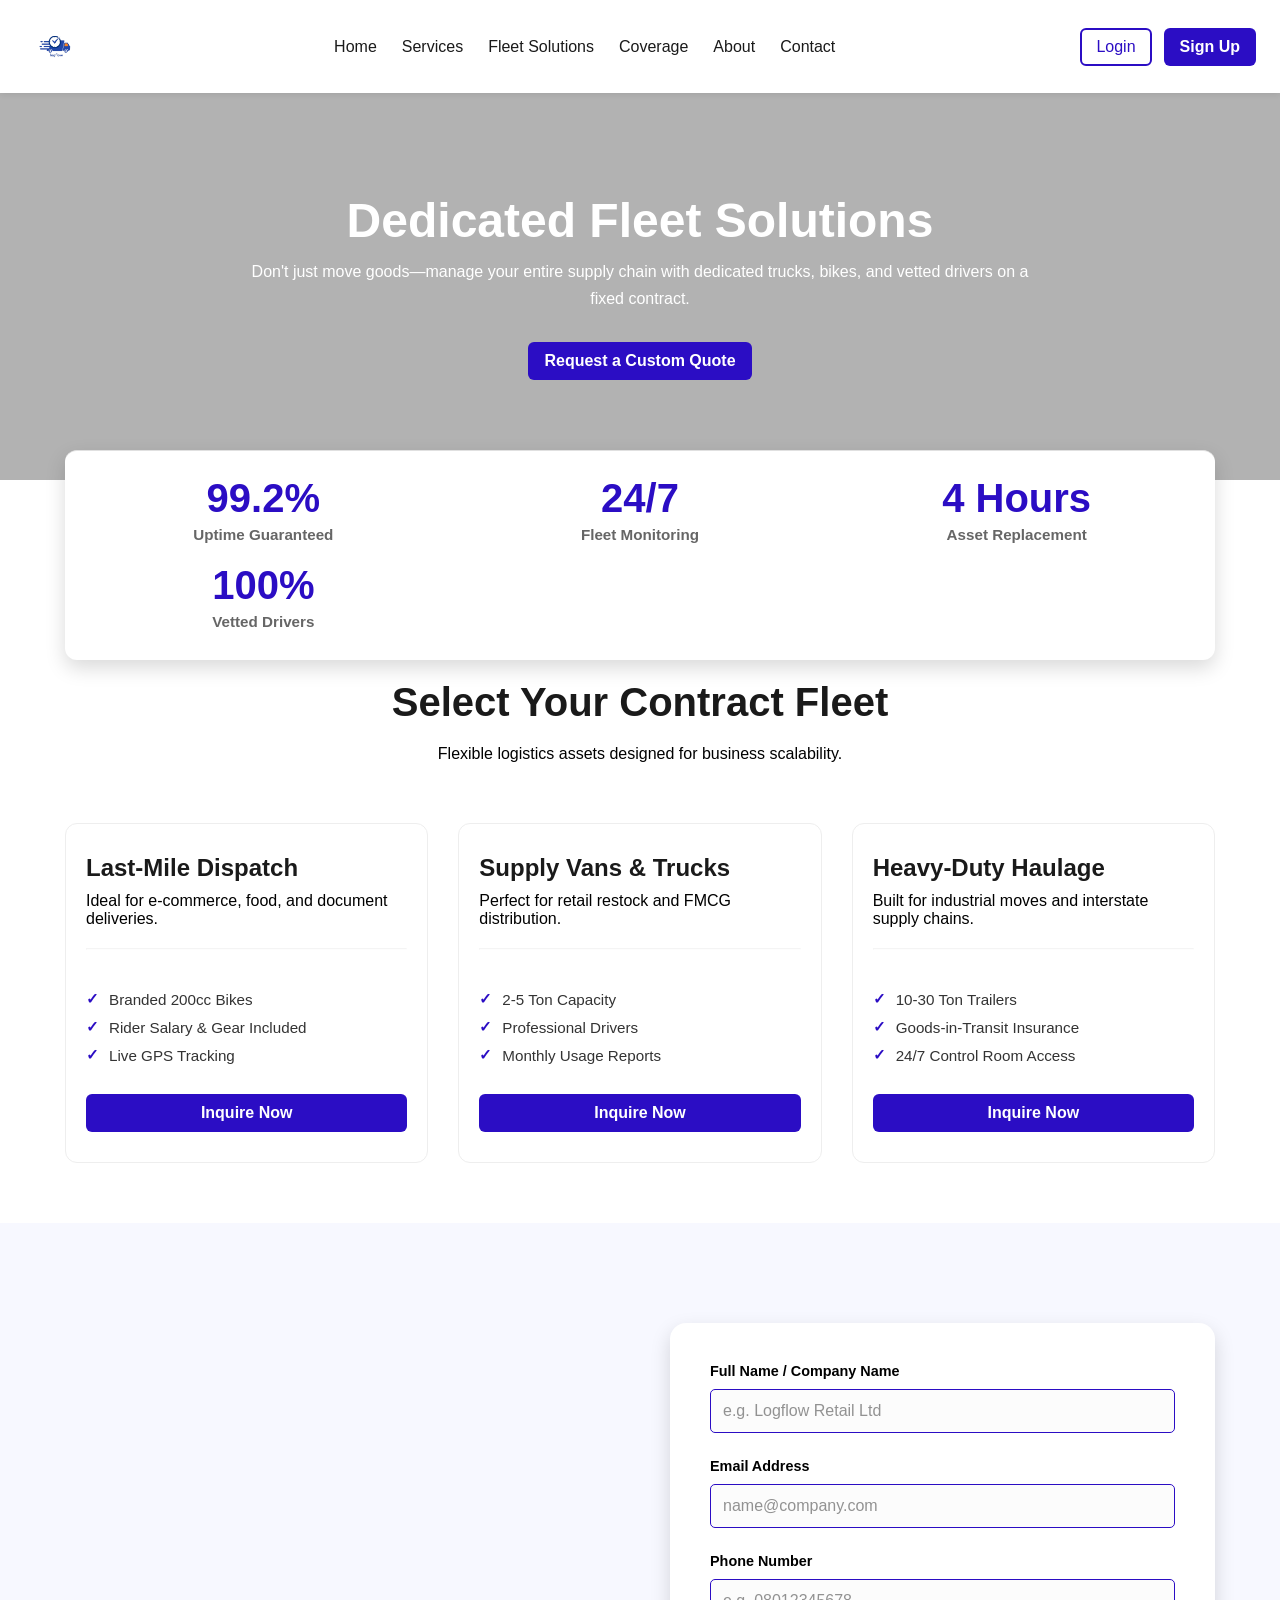
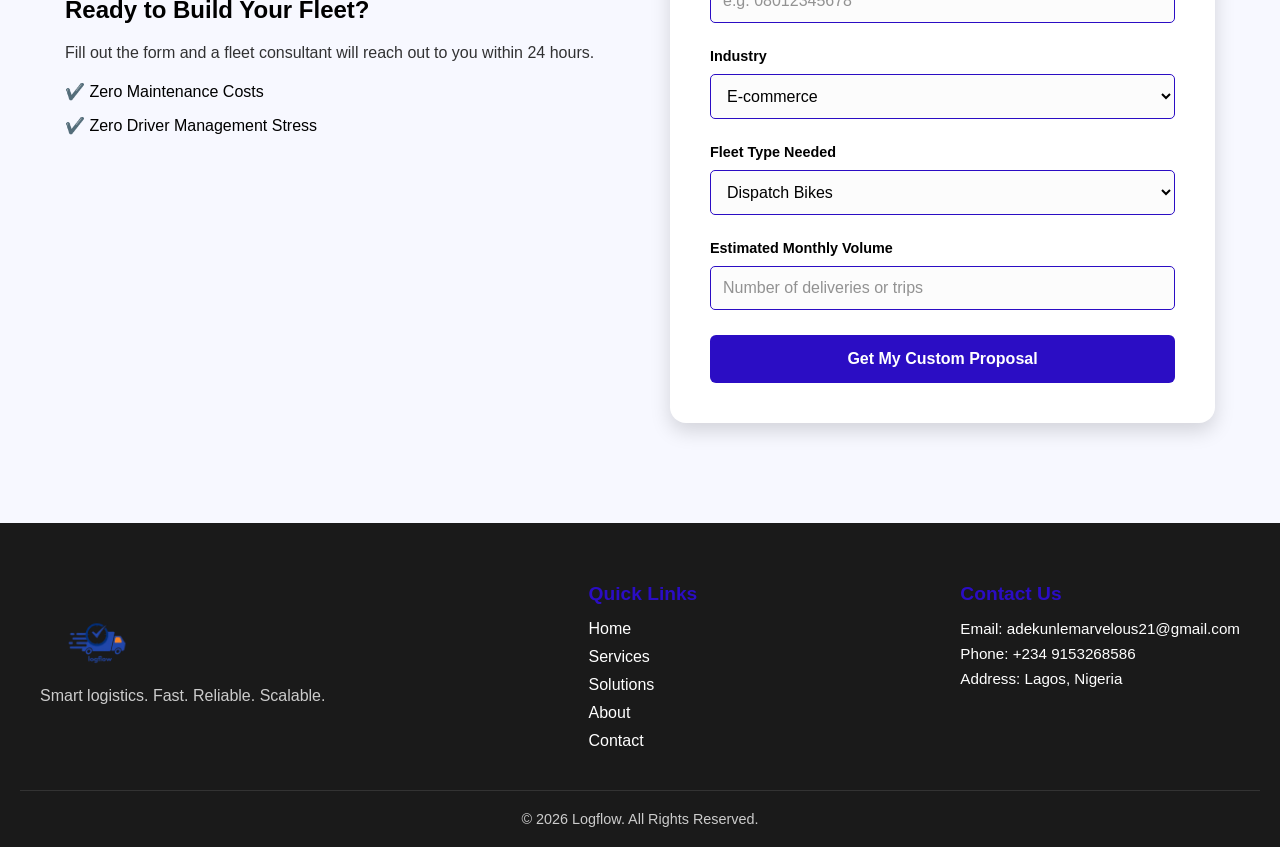
<file: solutions.html>
<!DOCTYPE html>
<html lang="en">

<head>
    <meta charset="UTF-8">
    <meta name="viewport" content="width=device-width, initial-scale=1.0">
    <title>Fleet solution</title>
    <link rel="stylesheet" href="main.css">
</head>

<body>
    <header class="navbar">
        <div class="logo">
            <img src="asset/image/logo-removebg-preview.png" alt="Logflow Logo">
        </div>

        <nav class="nav-links">
            <a href="index.html">Home</a>
            <a href="services.html">Services</a>
            <a href="solutions.html">Fleet Solutions</a>
            <a href="coverage.html">Coverage</a>
            <a href="about.html">About</a>
            <a href="contact.html">Contact</a>
        </nav>

        <div class="nav-actions">
            <a href="login.html" class="login-btn">Login</a>
            <a href="signup.html" class="signup-btn">Sign Up</a>
        </div>
    </header>
    <section class="fleet-hero">
        <div class="container">
            <h1>Dedicated Fleet Solutions</h1>
            <p>Don't just move goods—manage your entire supply chain with dedicated trucks, bikes, and vetted drivers on
                a fixed contract.</p>
            <a href="#quote" class="signup-btn">Request a Custom Quote</a>
        </div>
    </section>

    <section class="stats-bar">
        <div class="container">
            <div class="stats-grid">
                <div class="stat-item">
                    <h3>99.2%</h3>
                    <p>Uptime Guaranteed</p>
                </div>
                <div class="stat-item">
                    <h3>24/7</h3>
                    <p>Fleet Monitoring</p>
                </div>
                <div class="stat-item">
                    <h3>4 Hours</h3>
                    <p>Asset Replacement</p>
                </div>
                <div class="stat-item">
                    <h3>100%</h3>
                    <p>Vetted Drivers</p>
                </div>
            </div>
        </div>
    </section>

    <section class="container">
        <div class="section-title">
            <h2>Select Your Contract Fleet</h2>
            <p>Flexible logistics assets designed for business scalability.</p>
        </div>

        <div class="fleet-grid">
            <div class="fleet-card">
                <h3>Last-Mile Dispatch</h3>
                <p>Ideal for e-commerce, food, and document deliveries.</p>
                <hr style="margin: 20px 0; opacity: 0.1;">
                <ul>
                    <li>Branded 200cc Bikes</li>
                    <li>Rider Salary & Gear Included</li>
                    <li>Live GPS Tracking</li>
                </ul>
                <a href="#quote" class="signup-btn">Inquire Now</a>
            </div>

            <div class="fleet-card">
                <h3>Supply Vans & Trucks</h3>
                <p>Perfect for retail restock and FMCG distribution.</p>
                <hr style="margin: 20px 0; opacity: 0.1;">
                <ul>
                    <li>2-5 Ton Capacity</li>
                    <li>Professional Drivers</li>
                    <li>Monthly Usage Reports</li>
                </ul>
                <a href="#quote" class="signup-btn">Inquire Now</a>
            </div>

            <div class="fleet-card">
                <h3>Heavy-Duty Haulage</h3>
                <p>Built for industrial moves and interstate supply chains.</p>
                <hr style="margin: 20px 0; opacity: 0.1;">
                <ul>
                    <li>10-30 Ton Trailers</li>
                    <li>Goods-in-Transit Insurance</li>
                    <li>24/7 Control Room Access</li>
                </ul>
                <a href="#quote" class="signup-btn">Inquire Now</a>
            </div>
        </div>
    </section>

    <section class="quote-section" id="quote">
        <div class="container">
            <div class="quote-container">
                <div class="quote-text">
                    <h2>Ready to Build Your Fleet?</h2>
                    <p style="margin: 20px 0; opacity: 0.8;">Fill out the form and a fleet consultant will reach out to
                        you within 24 hours.</p>
                    <ul style="list-style: none; padding: 0;">
                        <li style="margin-bottom: 15px;">✔️ Zero Maintenance Costs</li>
                        <li style="margin-bottom: 15px;">✔️ Zero Driver Management Stress</li>
                    </ul>
                </div>

                <div class="quote-form">
                    <div id="success-message"
                        style="display: none; text-align: center; padding: 40px; border: 2px solid var(--primary); border-radius: 10px; background: #f9f9ff;">
                        <span style="font-size: 50px;">✅</span>
                        <h2 style="color: var(--primary); margin-top: 15px;">We’ll be in touch!</h2>
                        <p style="font-weight: 600; margin-top: 10px;">Our team has received your request.</p>
                        <p style="font-size: 0.9rem; opacity: 0.8;">A fleet expert will call or email you shortly.</p>
                    </div>

                    <form id="fleetForm">
                        <div class="form-group">
                            <label>Full Name / Company Name</label>
                            <input type="text" name="name" placeholder="e.g. Logflow Retail Ltd" required>
                        </div>

                        <div class="form-group">
                            <label>Email Address</label>
                            <input type="email" name="email" placeholder="name@company.com" required>
                        </div>
                        <div class="form-group">
                            <label>Phone Number</label>
                            <input type="tel" name="phone" placeholder="e.g. 08012345678" required>
                        </div>

                        <div class="form-group">
                            <label>Industry</label>
                            <select name="industry">
                                <option>E-commerce</option>
                                <option>Manufacturing</option>
                                <option>FMCG / Retail</option>
                                <option>Other</option>
                            </select>
                        </div>
                        <div class="form-group">
                            <label>Fleet Type Needed</label>
                            <select name="fleet_type">
                                <option>Dispatch Bikes</option>
                                <option>Light Trucks (2-5 Ton)</option>
                                <option>Heavy Duty (10-30 Ton)</option>
                            </select>
                        </div>
                        <div class="form-group">
                            <label>Estimated Monthly Volume</label>
                            <input type="text" name="volume" placeholder="Number of deliveries or trips" required>
                        </div>

                        <button type="submit" class="signup-btn"
                            style="width: 100%; border: none; cursor: pointer; padding: 15px; font-size: 1rem;">
                            Get My Custom Proposal
                        </button>
                    </form>
                </div>
            </div>
        </div>
    </section>
    <footer class="footer">
        <div class="footer-container">
            <div class="footer-logo">
                <img src="asset/image/logo-removebg-preview.png" alt="Logflow Logo">
                <p>Smart logistics. Fast. Reliable. Scalable.</p>
            </div>

            <div class="footer-links">
                <h4>Quick Links</h4>
                <ul>
                    <li><a href="index.html">Home</a></li>
                    <li><a href="services.html">Services</a></li>
                    <li><a href="solutions.html">Solutions</a></li>
                    <li><a href="about.html">About</a></li>
                    <li><a href="contact.html">Contact</a></li>
                </ul>
            </div>

            <div class="footer-contact">
                <h4>Contact Us</h4>
                <p>Email: adekunlemarvelous21@gmail.com</p>
                <p>Phone: +234 9153268586</p>
                <p>Address: Lagos, Nigeria</p>
                <div class="social-icons">
                    <a href="#"><i class="fab fa-twitter"></i></a>
                    <a href="#"><i class="fab fa-linkedin"></i></a>
                    <a href="#"><i class="fab fa-instagram"></i></a>
                </div>
            </div>
        </div>

        <div class="footer-bottom">
            <p>&copy; 2026 Logflow. All Rights Reserved.</p>
        </div>
    </footer>
    <script>
        document.getElementById('fleetForm').addEventListener('submit', function (e) {
            e.preventDefault(); // Stop the page jump

            const form = this;
            const btn = form.querySelector('button');
            const successMsg = document.getElementById('success-message');

            // 1. Activate the button state
            btn.innerText = "Processing...";
            btn.style.opacity = "0.7";
            btn.disabled = true;

            // 2. This is the "Bridge" - It waits 1.5 seconds to feel professional
            setTimeout(() => {
                // Hide the form
                form.style.display = "none";
                // Show the success message
                successMsg.style.display = "block";
                // Scroll smoothly so they see the "Done" message
                successMsg.scrollIntoView({ behavior: 'smooth', block: 'center' });
            }, 1500);

            // NOTE: When you are ready for real emails, add the 'fetch' code back 
            // here using your Formspree ID.
        });
    </script>
</body>

</html>
</file>
<file: main.css>
html {
  scroll-behavior: smooth;
}

:root {
  /* main colors*/
  --primary: #2b0dc4;
  --primary-dark: darkblue;
  --light-bg: #f8f8f8;
  --text-dark: #1a1a1a;
  --text-light: #555;



  /* TEXT COLORS*/
  --heading-main: #1a1a1a;
  --heading-light: #ffffff;
  --text-body: #333333;
  --text-muted: #666666;

  /* BACKGROUNDS*/
  --bg-white: #ffffff;
  --bg-light: #f8f8f8;
  --bg-soft: #f7f8ff;
  --bg-dark-overlay: rgba(0, 0, 0, 0.3);

  /*BUTTONS*/
  --btn-bg: var(--primary);
  --btn-bg-hover: var(--primary-dark);
  --btn-text: #ffffff;
  --btn-border-radius: 8px;
  --btn-padding: 12px 30px;

  /* =========================
     TYPOGRAPHY
  ========================= */
  --font-main: 'Segoe UI', Tahoma, Geneva, Verdana, sans-serif;

  --h1-size: 3rem;
  --h2-size: 2.5rem;
  --h3-size: 1.5rem;
  --p-size: 1rem;
  --small-size: 0.95rem;

  --line-height: 1.7;

  /* =========================
     SPACING
  ========================= */
  --section-padding: 100px 20px;
  --card-padding: 30px 20px;
  --gap-small: 10px;
  --gap-medium: 30px;
  --gap-large: 60px;

  /* =========================
     BORDER & SHADOW
  ========================= */
  --radius-sm: 5px;
  --radius-md: 12px;
  --radius-lg: 16px;

  --shadow-sm: 0 2px 5px rgba(0, 0, 0, 0.1);
  --shadow-md: 0 4px 10px rgba(0, 0, 0, 0.1);
  --shadow-lg: 0 8px 20px rgba(0, 0, 0, 0.15);

  /* =========================
     TRANSITIONS
  ========================= */
  --transition-fast: 0.3s ease;
}



* {
  margin: 0;
  padding: 0;
  box-sizing: border-box;
  font-family: "Segoe UI", sans-serif;
}

/* NAVBAR */
.navbar {
  display: flex;
  align-items: center;
  justify-content: space-between;
  padding: 14px 24px;
  background: #fff;
  box-shadow: 0 2px 6px rgba(0, 0, 0, 0.08);
}

.logo img {
  height: 65px; 
  width: auto;     
  display: block;  
}

.nav-links {
  display: flex;
  gap: 25px;
}

.nav-links a {
  text-decoration: none;
  color: var(--text-dark);
  font-weight: 500;
}

.nav-links a:hover {
  color: var(--primary);
}

.nav-actions {
  display: flex;
  gap: 12px;
}

.login-btn {
  color: var(--primary);
  border: 2px solid var(--primary);
  padding: 8px 14px;
  border-radius: 6px;
  text-decoration: none;
}

.login-btn:hover {
  color: white;
  background-color: var(--primary);

}

.signup-btn {
  background: var(--primary);
  color: white;
  padding: 8px 14px;
  border-radius: 6px;
  text-decoration: none;
}

.signup-btn:hover {
  color: var(--primary);
  border: 2px solid var(--primary);
  padding: 8px 14px;
  border-radius: 6px;
  text-decoration: none;
  background-color: var(--light-bg);
}

/* HERO */

.home-hero {
  position: relative;
  height: 80vh;
  overflow: hidden;
}

.home-hero video {
  width: 100%;
  height: 100%;
  object-fit: cover;
}

.hero-overlay {
  position: absolute;
  inset: 0;
  background: rgba(0, 0, 0, 0.45);
  color: white;
  display: flex;
  flex-direction: column;
  justify-content: center;
  align-items: center;
  text-align: center;
  padding: 20px;
}

.hero-overlay h1 {
  font-size: var(--h1-size);
  margin-bottom: 15px;
}

.hero-overlay p {
  max-width: 700px;
  font-size: var(--p-size);
  margin-bottom: 25px;
}


.hero-btn {
  color: var(--light-bg);
  border: 2px solid var(--primary);
  padding: 8px 14px;
  border-radius: 10px;
  text-decoration: none;
  background-color: var(--primary);
}

.hero-btn:hover {
  color: var(--primary);
  background-color: var(--light-bg);

}

/* SERVICES */
.services-section {
  padding: 90px 20px;
  background: var(--light-bg);
  text-align: center;
}

.services-section h2 {
  font-size: var(--h2-size);
  color: var(--primary);
  padding-bottom: 12px;
}

.services-section p {
  font-size: var(--p-size);
}

.services-cards {
  display: flex;
  justify-content: center;
  gap: 30px;
  flex-wrap: wrap;
  margin-top: 50px;
}

.card {
  background: white;
  width: 260px;
  padding: 25px;
  border-radius: 14px;
  border: 2px solid transparent;
  box-shadow: 0 6px 15px rgba(0, 0, 0, 0.1);
  transition: all 0.3s ease;
  backface-visibility: hidden;
  transform: translateZ(0);
}


.card:hover {
  transform: translateY(-8px);
  box-shadow: 0 12px 24px rgba(43, 13, 196, 0.2);

}

.card h3 {
  font-size: var(--h3-size);
  padding-bottom: var(--small-size);

}

.card p {
  font-size: var(--p-size);
}

.card img {
  width: 100%;
  height: 160px;
  object-fit: cover;
  border-radius: 10px;
  margin-bottom: 15px;
}

/* HOW IT WORKS */
.how-it-works {
  padding: 90px 20px;
  text-align: center;
}

.how-it-works h2 {
  font-size: var(--h2-size);
  color: var(--primary);
}

.how-sub {
  font-size: var(--p-size);
  padding-top: var(--small-size);
}

.steps {
  display: flex;
  justify-content: center;
  gap: 40px;
  flex-wrap: wrap;
  margin-top: 60px;
}

.step {
  width: 220px;
  border-left: var(--primary-dark);
}

.step h3 {
  font-size: var(--h3-size);
  padding-bottom: 10px;
}

.step p {
  font-size: var(--p-size);
  line-height: 20px;
}

.step span {
  font-size: var(--h1-size);
  color: var(--primary);
  font-weight: bold;
}













.fleet-section {
  padding: 100px 20px;
  background: var(--light-bg);
}

.fleet {
  max-width: 1100px;
  margin: auto;
  display: flex;
  align-items: center;
  gap: 60px;
  flex-wrap: wrap;
}

.fleet-text {
  flex: 1;
}

.fleet-text h2 {
  font-size: var(--h2-size);
  color: var(--primary);
  margin-bottom: 15px;
}

.fleet-sub {
  font-size: var(--p-size);
  color: var(--text-muted);
  margin-bottom: 25px;
}

.fleet-list {
  list-style: none;
  margin-bottom: 35px;
}

.fleet-list li {
  font-size: var(--p-size);
  margin-bottom: 12px;
  color: var(--text-dark);
}

.fleet-image {
  flex: 1;
  text-align: center;
}

.fleet-image img {
  width: 100%;
  max-width: 490px;
  border-radius: 16px;
  box-shadow: var(--soft-shadow);
}


.primary-btn {
  color: var(--light-bg);
  border: 2px solid var(--primary);
  padding: 8px 14px;
  border-radius: 10px;
  text-decoration: none;
  background-color: var(--primary);
  display: inline-block;
  justify-content: center;
  max-width: 300px;

}

.primary-btn:hover {
  color: var(--primary);
  background-color: var(--light-bg);

}




.business-section {
  padding: 120px 20px;
  background: #f9faff;
}

.business-content {
  max-width: 1100px;
  margin: auto;
  text-align: center;
}

.business-content h2 {
  font-size: var(--h2-size);
  color: var(--primary);
  margin-bottom: 10px;
}

.business-sub {
  font-size: var(--p-size);
  color: var(--text-muted);
  max-width: 650px;
  margin: 0 auto 70px;
}

.business-grid {
  display: grid;
  grid-template-columns: repeat(auto-fit, minmax(240px, 1fr));
  gap: 35px;
}

.biz-card {
  background: #ffffff;
  padding: 35px 30px;
  border-radius: 14px;
  text-align: left;
  box-shadow: 0 10px 25px rgba(0, 0, 0, 0.06);
  transition: transform 0.3s ease;
}

.biz-card:hover {
  transform: translateY(-8px);
}

.biz-card h3 {
  font-size: var(--h3-size);
  margin-bottom: 12px;
  color: var(--text-dark);
}

.biz-card p {
  font-size: var(--p-size);
  line-height: 1.7;
  color: var(--text-muted);
}






/* CTA SECTION */
.cta-section {
  padding: 90px 20px;
  text-align: center;
  background: linear-gradient(135deg,
      var(--primary),
      var(--primary-dark));
  color: #fff;
}

.cta-section h2 {
  font-size: var(--h2-size);
  margin-bottom: 16px;
  font-weight: 700;
}

.cta-section p {
  font-size: var(--p-size);
  max-width: 600px;
  margin: 0 auto 35px;
  line-height: 1.6;
  opacity: 0.9;
}

/* CTA BUTTON */
.cta-section .primary-btn {
  display: inline-block;
  padding: 14px 36px;
  font-size: 1rem;
  font-weight: 600;
  border-radius: 8px;
  background-color: var(--bg-light);
  color: var(--primary);
  text-decoration: none;
  transition: all 0.3s ease;
}

.cta-section .primary-btn:hover {
  background-color: #f0f0f0;
  transform: translateY(-3px);
}










.footer {
  background-color: #1a1a1a;
  color: #fff;
  padding: 60px 20px 20px 20px;
  font-family: 'Segoe UI', Tahoma, Geneva, Verdana, sans-serif;
}

.footer-container {
  display: flex;
  flex-wrap: wrap;
  justify-content: space-between;
  gap: 40px;
  max-width: 1200px;
  margin: auto;
}

.footer-logo img {
  max-height: 500px;
  margin-bottom: -20px;
  padding-right: 80px;
  width: 200px;
}

.footer-logo p {
  font-size: 1rem;
  color: #ccc;
}

.footer-links h4,
.footer-contact h4 {
  font-size: 1.2rem;
  margin-bottom: 15px;
  color: #2b0dc4;
}

.footer-links ul {
  list-style: none;
}

.footer-links ul li {
  margin-bottom: 10px;
}

.footer-links ul li a {
  color: #fff;
  text-decoration: none;
  transition: color 0.3s;
}

.footer-links ul li a:hover {
  color: #2b0dc4;
}

.footer-contact p {
  margin-bottom: 8px;
  font-size: 0.95rem;
}

.social-icons a {
  margin-right: 10px;
  color: #fff;
  font-size: 1.2rem;
  transition: color 0.3s;
}

.social-icons a:hover {
  color: #2b0dc4;
}

.footer-bottom {
  text-align: center;
  margin-top: 30px;
  border-top: 1px solid #333;
  padding-top: 20px;
  font-size: 0.9rem;
  color: #ccc;
}

/* Responsive */
@media (max-width: 768px) {
  .footer-container {
    flex-direction: column;
    align-items: center;
    text-align: center;
  }

  .social-icons {
    margin-top: 15px;
  }
}











.container {
  max-width: 1200px;
  margin: 0 auto;
  padding: 0 20px;
}

.section-padding {
  padding: var(--section-padding);
}

.section-title {
  text-align: center;
  margin-bottom: var(--gap-large);
}

.section-title h2 {
  font-size: var(--h2-size);
  color: var(--heading-main);
}

/* Hero */
.service-hero {
  /* Your existing code */
  background: linear-gradient(var(--bg-dark-overlay), var(--bg-dark-overlay)),
    url('asset/image/service--.webp');
  color: white;
  padding: 120px 20px;
  text-align: center;
  background-size: cover;
  background-position: center;
  background-repeat: no-repeat;
  height: 450px;
}

.service-hero h1 {
  font-size: var(--h1-size);
  margin-bottom: var(--gap-small);
}

.service-hero p {
  font-size: var(--p-size);
  max-width: 700px;
  margin: 0 auto var(--gap-medium);
  opacity: 0.9;
}

/* Buttons */
.btn-main {
  background: var(--btn-bg);
  color: var(--btn-text);
  padding: var(--btn-padding);
  border-radius: var(--btn-border-radius);
  text-decoration: none;
  font-weight: bold;
  transition: var(--transition-fast);
  display: inline-block;
}

.btn-main:hover {
  background: var(--bg-light);
  transform: translateY(-2px);
  color: var(--primary);
  border: 2px solid var(--primary);

}

/* Service Cards */
.grid-container {
  display: grid;
  grid-template-columns: repeat(auto-fit, minmax(300px, 1fr));
  gap: var(--gap-medium);
}

.service-card {
  background: var(--bg-white);
  padding: var(--card-padding);
  border-radius: var(--radius-md);
  box-shadow: var(--shadow-md);
  transition: var(--transition-fast);
  border: 1px solid #eee;
}

.service-card:hover {
  transform: translateY(-10px);
  box-shadow: var(--shadow-lg);
}

.service-card .icon {
  font-size: 40px;
  color: var(--primary);
  margin-bottom: 20px;
}

.service-card h3 {
  margin-bottom: 15px;
  color: var(--heading-main);
}

.feature-list {
  list-style: none;
  margin: 20px 0;
}

.feature-list li {
  font-size: var(--small-size);
  color: var(--text-muted);
  margin-bottom: 8px;
}

.feature-list li::before {
  content: "✓";
  color: var(--primary);
  margin-right: 10px;
  font-weight: bold;
}

.card-link {
  color: var(--primary);
  text-decoration: none;
  font-weight: bold;
}

/* Dashboard Promo Section */
.dashboard-promo {
  background-color: var(--bg-soft);
  padding: 80px 20px;
}

.promo-flex {
  display: flex;
  align-items: center;
  gap: var(--gap-large);
  flex-wrap: wrap;
}

.promo-text {
  flex: 1;
  min-width: 300px;
}

.promo-text h2 {
  padding-bottom: 12px;
}

.promo-text p {
  padding-bottom: 12px;
}

.check-item {
  display: flex;
  align-items: center;
  gap: 15px;
  margin-bottom: 15px;
  color: var(--text-body);
}

.check-item i {
  color: var(--primary);
}


.mock-dashboard {
  flex: 1;
  min-width: 300px;
  height: 300px;
  background: white;
  border-radius: var(--radius-lg);
  box-shadow: var(--shadow-lg);
  padding: 20px;
  display: flex;
  flex-direction: column;
  gap: 15px;
}

.mock-nav {
  height: 80px;
  width: 100%;
  background: #eee;
  border-radius: 5px;
}

.mock-stats {
  height: 80px;
  width: 60%;
  background: var(--bg-soft);
  border-radius: 5px;
}

.mock-list {
  height: 100px;
  width: 100%;
  background: #f9f9f9;
  border-radius: 5px;
}

.mock-style {
  height: 50px;
  width: 80%;
  background: rgb(237, 237, 243);
  border-radius: 5px;

}




.coverage-grid {
  display: flex;
  justify-content: space-around;
  text-align: center;
  gap: 20px;
  background: var(--primary);
  color: white;
  padding: 40px;
  border-radius: var(--radius-md);
}

.faq-container {
  max-width: 800px;
  margin: 0 auto;
}

.faq-item {
  background: white;
  margin-bottom: 15px;
  padding: 20px;
  border-radius: var(--radius-sm);
  box-shadow: var(--shadow-sm);
  cursor: pointer;
}

.faq-item summary {
  font-weight: bold;
  color: var(--primary);
  list-style: none;
}

.faq-item p {
  margin-top: 15px;
  color: var(--text-body);
  line-height: var(--line-height);
}




/* Comparison Table */
.table-responsive {
  overflow-x: auto;
  margin-top: var(--gap-medium);
}

.comparison-table {
  width: 100%;
  border-collapse: collapse;
  background: var(--bg-white);
  border-radius: var(--radius-md);
  overflow: hidden;
  box-shadow: var(--shadow-md);
}

.comparison-table th,
.comparison-table td {
  padding: 20px;
  text-align: left;
  border-bottom: 1px solid #eee;
}

.comparison-table th {
  background: var(--primary);
  color: white;
}

/* Final CTA Section */
.final-cta {
  background: var(--text-dark);
  color: white;
  padding: 80px 20px;
  text-align: center;
}

.final-cta h2 {
  font-size: var(--h2-size);
  margin-bottom: 20px;
}

.final-cta p {
  margin-bottom: 40px;
  opacity: 0.8;
}

.cta-buttons {
  display: flex;
  justify-content: center;
  gap: 20px;
  flex-wrap: wrap;
}

.secondary-btn {
  background: transparent;
  border: 2px solid white;
}

.secondary-btn:hover {
  background: white;
  color: var(--text-dark);
}










.accountability-section {
  background: var(--bg-soft);
  color: var(--text-dark);
}

.accountability-box {
  display: grid;
  grid-template-columns: 1.5fr 1fr;
  gap: 50px;
  align-items: center;
}

.tag {
  color: var(--primary);
  text-transform: uppercase;
  font-weight: bold;
  letter-spacing: 2px;
  font-size: 0.8rem;
}

.trust-points {
  margin-top: 30px;
}

.point {
  display: flex;
  gap: 20px;
  margin-bottom: 25px;
}

.point i {
  font-size: 1.5rem;
  color: var(--primary);
}

.acc-stats {
  display: grid;
  grid-template-columns: 1fr;
  gap: 20px;
}

.stat-card {
  background-color: var(--text-dark);
  padding: 30px;
  border-left: 4px solid var(--primary);
  text-align: center;
  border-radius: 10px;
}

.stat-card h3 {
  font-size: 2.5rem;
  color: var(--primary);
}

.stat-card p {
  color: var(--bg-light);
}

.acc-text h2 {
  padding-bottom: 12px;
}

/* fleet solution page */


/* FLEET SOLUTIONS PAGE STYLES */

/* Hero Section */
.fleet-hero {
  background: linear-gradient(var(--bg-dark-overlay), var(--bg-dark-overlay)),
    url('https://images.unsplash.com/photo-1519003722824-194d4455a60c?auto=format&fit=crop&q=80&w=1600');
  background-size: cover;
  background-position: center;
  color: var(--heading-light);
  padding: var(--section-padding);
  text-align: center;
}

.fleet-hero h1 {
  font-size: var(--h1-size);
  margin-bottom: var(--gap-small);
}

.fleet-hero p {
  font-size: var(--p-size);
  max-width: 800px;
  margin: 0 auto var(--gap-medium);
  line-height: var(--line-height);
}

/* Stats Bar Overlay */
.stats-bar {
  margin-top: -60px;
  position: relative;
  z-index: 5;
}

.stats-grid {
  background: var(--bg-white);
  display: grid;
  grid-template-columns: repeat(auto-fit, minmax(200px, 1fr));
  gap: var(--gap-medium);
  padding: var(--card-padding);
  border-radius: var(--radius-md);
  box-shadow: var(--shadow-lg);
  text-align: center;
}

.stat-item h3 {
  color: var(--primary);
  font-size: var(--h2-size);
  margin-bottom: 5px;
}

.stat-item p {
  color: var(--text-muted);
  font-size: var(--small-size);
  font-weight: 600;
}

.section-title h2 {
  padding-top: 50px;
  font-size: var(--h2-size);
}


/* Fleet Card Design */
.fleet-grid {
  display: grid;
  grid-template-columns: repeat(auto-fit, minmax(300px, 1fr));
  gap: var(--gap-medium);
  margin: var(--gap-large) 0;
}

.fleet-card {
  background: var(--bg-white);
  border: 1px solid #eee;
  padding: var(--card-padding);
  border-radius: var(--radius-md);
  transition: var(--transition-fast);
  display: flex;
  flex-direction: column;
}

.fleet-card:hover {
  transform: translateY(-8px);
  box-shadow: var(--shadow-md);
  border-color: var(--primary);
}

.fleet-card h3 {
  font-size: var(--h3-size);
  color: var(--heading-main);
  margin-bottom: 10px;
}

.fleet-card ul {
  list-style: none;
  margin: 20px 0;
  padding: 0;
  flex-grow: 1;
  /* Pushes button to bottom */
}

.fleet-card li {
  margin-bottom: 10px;
  color: var(--text-body);
  display: flex;
  align-items: center;
  font-size: var(--small-size);
}

.fleet-card li::before {
  content: "✓";
  color: var(--primary);
  margin-right: 10px;
  font-weight: bold;
}

/* BUTTON LOGIC*/
.signup-btn {
  background: var(--primary);
  color: #ffffff;
  padding: 8px 14px;
  border-radius: 6px;
  text-decoration: none;
  display: inline-block;
  border: 2px solid transparent;
  /* Prevents jumping on hover */
  transition: var(--transition-fast);
  font-weight: 600;
  text-align: center;
  font-family: var(--font-main);
}

.signup-btn:hover {
  color: var(--primary);
  border: 2px solid var(--primary);
  background-color: var(--light-bg);
  padding: 8px 14px;
  /* Same padding to keep it stable */
  text-decoration: none;
}

/* Quote Section Form */
.quote-section {
  background: var(--bg-soft);
  padding: var(--section-padding);
}

.quote-container {
  display: grid;
  grid-template-columns: 1fr 1fr;
  gap: var(--gap-large);
  align-items: center;
}

.quote-form {
  background: var(--bg-white);
  padding: 40px;
  border-radius: var(--radius-lg);
  box-shadow: var(--shadow-lg);
}

.form-group {
  margin-bottom: 20px;
}

.form-group label {
  display: block;
  margin-bottom: 8px;
  font-weight: 600;
  font-size: var(--small-size);
}

.form-group input,
.form-group select {
  width: 100%;
  padding: 12px;
  border: 1px solid var(--primary);
  border-radius: var(--radius-sm);
  font-size: var(--p-size);
}


.form-group input:focus,
.form-group select:focus {
  outline: none;
  border-color: var(--primary);
  box-shadow: 0 0 0 3px rgba(43, 13, 196, 0.1);
  background-color: #fff;
}

/* Specific styling for the placeholder text color */
.form-group input::placeholder {
  color: var(--text-muted);
  opacity: 0.7;
}





/* Responsive */
@media (max-width: 768px) {
  .quote-container {
    grid-template-columns: 1fr;
  }

  .fleet-hero h1 {
    font-size: 2.2rem;
  }
}


/* coverage page */
.network-header {
  text-align: center;
  padding: 100px 20px;
  background: linear-gradient(var(--bg-dark-overlay), var(--bg-dark-overlay)),
    url('asset/image/global.avif');
  color: white;
  background-size: cover;
  background-position: center;
  background-repeat: no-repeat;
  height: 500px;
}

.network-header h1 {
  font-size: var(--h1-size);
  color: #ffff;
  padding-top: 40px
}

.network-header p {
  max-width: 600px;
  margin: 20px auto;
  color: #ffff;
}

.reach-row {

  display: flex;
  align-items: center;
  justify-content: space-between;
  padding: 80px 0;
  gap: 60px;
}

.reach-row.reverse {
  flex-direction: row-reverse;
}

.reach-info {
  flex: 1;
}

.reach-visual {
  flex: 1;
  display: flex;
  justify-content: center;
}

.map-placeholder {
  width: 250px;
  height: 250px;
  background: #f0f4ff;
  border-radius: 50%;
  display: flex;
  align-items: center;
  justify-content: center;
  font-size: 80px;
  border: 10px solid #fff;
  box-shadow: 0 20px 40px rgba(0, 0, 0, 0.05);
}

/* --- TEXT STYLING --- */
.badge {
  background: #2b0dc4;
  color: white;
  padding: 5px 12px;
  border-radius: 20px;
  font-size: 0.8rem;
  font-weight: bold;
  text-transform: uppercase;
}

.reach-info h2 {
  font-size: 2rem;
  margin: 15px 0;
}

.reach-list {
  margin-top: 20px;
  padding-left: 20px;
  color: #444;
}

.reach-list li {
  margin-bottom: 10px;
}

.divider {
  border: 0;
  border-top: 1px solid #eee;
}

/* --- NEWS BAR --- */

.news-bar {
  background: #1a1a1a;
  color: white;
  padding: 40px 0;
}

.news-flex {
  display: flex;
  justify-content: space-between;
  align-items: center;
  flex-wrap: wrap;
  gap: 20px;
}

.news-form input {
  padding: 12px;
  border-radius: 4px;
  border: none;
  width: 250px;
}

.news-form button {
  padding: 12px 25px;
  background: #2b0dc4;
  color: white;
  border: none;
  border-radius: 4px;
  cursor: pointer;
  font-weight: bold;
}

.newsroom-interactive {
  padding: 80px 0;
  background: #fff;
}

.news-entry {
  padding: 25px 0;
  border-bottom: 1px solid #eee;
  cursor: pointer;
  transition: all 0.3s ease;
}

.entry-header {
  display: flex;
  align-items: center;
  gap: 30px;
}

.entry-date {
  min-width: 100px;
  font-weight: bold;
  color: #999;
}

.entry-header h2 {
  flex: 1;
  font-size: 1.6rem;
  margin: 0;
  transition: color 0.3s;
}

.toggle-icon {
  font-size: 1.5rem;
  color: #ccc;
  transition: transform 0.3s;
}

/* --- THE REVEAL LOGIC --- */
.reveal-content {
  max-height: 0;
  opacity: 0;
  overflow: hidden;
  transition: all 0.5s cubic-bezier(0.4, 0, 0.2, 1);
  padding-left: 130px;
}

.reveal-content p {
  color: #555;
  line-height: 1.7;
  margin-top: 15px;
  max-width: 800px;
}

/* --- ACTIVE STATE (TRIGGERED BY JS) --- */
.news-entry.active .reveal-content {
  max-height: 200px;
  opacity: 1;
}

.news-entry.active h2 {
  color: #2b0dc4;
}

.news-entry.active .toggle-icon {
  transform: rotate(45deg);
  color: #2b0dc4;
}

.news-entry:hover h2 {
  color: #2b0dc4;
}

/* Mobile Adjustments */
@media (max-width: 768px) {
  .entry-header {
    flex-direction: column;
    align-items: flex-start;
    gap: 10px;
  }

  .reveal-content {
    padding-left: 0;
  }
}

/* MOBILE FIX */
@media (max-width: 768px) {

  .reach-row,
  .reach-row.reverse {
    flex-direction: column;
    text-align: center;
  }

  .news-flex {
    justify-content: center;
    text-align: center;
  }
}


/* STATS BAR SECTION */
.coverage-stats {
  background: var(--primary);
  /* Using your blue variable */
  color: white;
  padding: 60px 0;
}

.stats-flex {
  display: flex;
  justify-content: space-around;
  text-align: center;
  flex-wrap: wrap;
  gap: 30px;
}

.stat-box {
  display: flex;
  flex-direction: column;
  gap: 5px;
}

.stat-number {
  font-size: 2.5rem;
  font-weight: bold;
  display: block;
}

.stat-label {
  font-size: 1rem;
  opacity: 0.8;
  text-transform: uppercase;
  letter-spacing: 1px;
}

/* Responsive adjustment for mobile */
@media (max-width: 768px) {
  .stats-flex {
    flex-direction: column;
    gap: 40px;
  }
}


/*ABOUT PAGE*/
.about-hero {
  text-align: center;
  padding: 100px 20px;
  background: linear-gradient(var(--bg-dark-overlay), var(--bg-dark-overlay)),
    url('asset/image/about.avif');
  color: white;
  background-size: cover;
  background-position: center;
  background-repeat: no-repeat;
  height: 500px;
}

.about-hero h1 {
  font-size: var(--h1-size);
  color: #ffff;
  padding-top: 40px
}

.about-hero p {
  max-width: 600px;
  margin: 20px auto;
  color: #ffff
}


.story-flex {
  display: flex;
  align-items: center;
  gap: 60px;
  flex-wrap: wrap;
  margin-top: 40px;
}

.service-hero {
  padding-top: 180px;
}

.story-image,
.story-content {
  flex: 1;
  min-width: 320px;
}

.story-image img {
  width: 100%;
  height: 450px;
  border-radius: var(--radius-lg);
  box-shadow: var(--shadow-lg);
  border-left: 10px solid var(--primary);
}

.story-content h2 {
  font-size: 2.2rem;
  margin-bottom: 20px;
  color: var(--text-dark);
}

.about-story {
  padding-top: 50px;
}

.story-content p {
  line-height: 1.8;
  margin-bottom: 15px;
  color: var(--text-muted);
}

.stats-grid {
  display: grid;
  grid-template-columns: repeat(3, 1fr);
  gap: 20px;
  margin-top: 30px;
  padding-top: 25px;
  border-top: 1px solid #e0e0e0;
}

.stat-box h3 {
  color: var(--primary);
  font-size: 1.8rem;
  margin-bottom: 5px;
}

.stat-box p {
  font-size: 0.75rem;
  text-transform: uppercase;
  letter-spacing: 1px;
  font-weight: 700;
}

.team-section {
  padding-top: 120px;
}

/* --- 3. Team Slider & Flip Cards --- */
.team-slider-container {
  overflow: hidden;
  position: relative;
  padding: 20px 0;
}

.section-title h2 {
  padding-top: 20px;
}

.section-title p {
  padding-top: 20px;
}

/* The Horizontal Track */
.team-track {
  display: flex;
  gap: 25px;
  overflow-x: auto;
  padding: 20px 5px;
  scrollbar-width: none;
  -ms-overflow-style: none;
  cursor: grab;
}

.team-slider {
  padding-top: 20px;
}

.team-track::-webkit-scrollbar {
  display: none;
}

.team-track:active {
  cursor: grabbing;
}

/* Flip Card Container */
.team-card {
  min-width: 260px;
  height: 380px;
  perspective: 1000px;
}


.card-inner {
  position: relative;
  width: 100%;
  height: 100%;
  text-align: center;
  transition: transform 0.8s cubic-bezier(0.4, 0, 0.2, 1);
  transform-style: preserve-3d;
}

/* The Flip Trigger */
.team-card:hover .card-inner {
  transform: rotateY(180deg);
}

.card-front,
.card-back {
  position: absolute;
  width: 100%;
  height: 100%;
  backface-visibility: hidden;
  border-radius: var(--radius-md);
  overflow: hidden;
  box-shadow: var(--shadow-sm);
}

/* Card Front Styling */
.card-front img {
  width: 100%;
  height: 100%;
  object-fit: cover;
}

.front-label {
  position: absolute;
  bottom: 0;
  left: 0;
  width: 100%;
  background: linear-gradient(transparent, rgba(0, 0, 0, 0.9));
  padding: 20px;
  color: #fff;
}

.front-label h3 {
  font-size: 1.1rem;
  margin: 0;
}

/* Card Back Styling */
.card-back {
  background: var(--primary);
  color: #fff;
  transform: rotateY(180deg);
  display: flex;
  flex-direction: column;
  justify-content: center;
  align-items: center;
  padding: 25px;
}

.card-back h3 {
  margin-bottom: 10px;
  font-size: 1.3rem;
}

.card-back p {
  font-size: 0.9rem;
  line-height: 1.5;
  margin-bottom: 20px;
  opacity: 0.9;
}

/* Social Links on Back */
.social-links {
  display: flex;
  gap: 10px;
  flex-wrap: wrap;
  justify-content: center;
}

.social-links a {
  color: var(--primary);
  background: #fff;
  padding: 6px 15px;
  border-radius: 50px;
  font-size: 0.75rem;
  font-weight: 700;
  text-decoration: none;
  transition: var(--transition-fast);
}

.social-links a:hover {
  background: var(--bg-soft);
  transform: scale(1.05);
}

/* Infrastructure Icon Circles */
.icon-circle {
  width: 60px;
  height: 60px;
  background: var(--bg-soft);
  border-radius: 50%;
  display: flex;
  align-items: center;
  justify-content: center;
  font-size: 1.5rem;
  margin-bottom: 20px;
  color: var(--primary);
}

.section-padding h2 {
  font-size: var(--h2-size);
}

.section-padding p {
  margin-bottom: 20px;
  margin-top: 15px;
  max-width: 700px;
  margin-inline: auto;
  font-size: var(--p-size);
}


.section-padding[style*="background: var(--primary)"] h2 {
  margin-bottom: 15px;
}

@media (max-width: 768px) {
  .story-content[style*="border-left"] {
    border-left: none !important;
    padding-left: 0 !important;
    margin-top: 40px;
    border-top: 1px solid rgba(255, 255, 255, 0.2);
    padding-top: 40px;
  }
}




/* contact page */
.container {
  max-width: 1200px;
  margin: 0 auto;
  padding: 0 25px;
}

.split-layout {
  display: flex;
  align-items: center;
  justify-content: space-between;
  gap: 80px;
  padding: 100px 0;
}

/* Info Side Styling */
.info-side {
  flex: 1;
}

.tag {
  color: var(--primary);
  font-weight: 800;
  text-transform: uppercase;
  letter-spacing: 2px;
  font-size: 0.8rem;
}

.info-side h1 {
  font-size: 3.5rem;
  line-height: 1.1;
  margin: 20px 0;
}

.info-side h1 span {
  color: var(--primary);
}

.info-side p {
  font-size: 1.2rem;
  color: var(--text-muted);
  margin-bottom: 40px;
  max-width: 500px;
}

.contact-methods {
  display: flex;
  flex-direction: column;
  gap: 20px;
}

.method-item {
  display: flex;
  align-items: center;
  gap: 20px;
  text-decoration: none;
  color: inherit;
  padding: 15px;
  border-radius: var(--radius-md);
  transition: var(--transition-fast);
}

.method-item:hover {
  background: var(--bg-white);
  box-shadow: var(--shadow-md);
  transform: translateX(10px);
}

.icon-box {
  width: 50px;
  height: 50px;
  background: var(--bg-white);
  display: flex;
  align-items: center;
  justify-content: center;
  border-radius: 50%;
  color: var(--primary);
  font-size: 1.2rem;
  box-shadow: var(--shadow-sm);
}

.method-item.whatsapp .icon-box {
  color: #25d366;
}

/* Form Side Styling */
.form-side {
  flex: 1;
}

.glass-card {
  background: var(--bg-white);
  padding: 50px;
  border-radius: var(--radius-lg);
  box-shadow: var(--shadow-lg);
  border: 1px solid rgba(255, 255, 255, 0.8);
}

.form-group {
  margin-bottom: 25px;
}

.form-group label {
  display: block;
  font-weight: 600;
  margin-bottom: 10px;
  font-size: 0.9rem;
}

input,
select,
textarea {
  width: 100%;
  padding: 16px;
  border: 1.5px solid #eee;
  border-radius: var(--radius-sm);
  background: #fcfcfc;
  font-size: 1rem;
  transition: var(--transition-fast);
}

input:focus,
textarea:focus {
  border-color: var(--primary);
  background: #fff;
  outline: none;
}

.submit-btn {
  width: 100%;
  padding: 18px;
  background: var(--primary);
  color: #fff;
  border: none;
  border-radius: var(--radius-sm);
  font-weight: 700;
  font-size: 1rem;
  cursor: pointer;
  display: flex;
  justify-content: center;
  align-items: center;
  gap: 15px;
}

.submit-btn:hover {
  background: var(--primary-dark);
}

/* Status messages */
.success-msg {
  color: #065f46;
  margin-top: 20px;
  text-align: center;
}

.error-msg {
  color: #991b1b;
  margin-top: 20px;
  text-align: center;
}

@media (max-width: 992px) {
  .split-layout {
    flex-direction: column;
    text-align: center;
    gap: 50px;
  }

  .info-side p {
    margin: 0 auto 40px auto;
  }

  .method-item {
    justify-content: center;
  }

  .info-side h1 {
    font-size: 2.5rem;
  }
}


/* sign-up & login page */

.auth-page-bg {
  background-color: var(--bg-soft) !important;
  display: flex;
  align-items: center;
  justify-content: center;
  min-height: 100vh;
  margin: 0;
}

.auth-screen {
  width: 100%;
  max-width: 450px;
  padding: 20px;
}

.auth-box {
  background: var(--bg-white);
  padding: 40px;
  border-radius: var(--radius-lg);
  box-shadow: var(--shadow-lg);
}

.auth-header h2 {
  font-size: var(--h2-size);
  color: var(--heading-main);
  margin-bottom: 10px;
}

.auth-header p {
  color: var(--text-muted);
  margin-bottom: 25px;
}

.auth-google-wrapper {
  display: flex;
  justify-content: center;
  margin-bottom: 20px;
}

.auth-divider {
  display: flex;
  align-items: center;
  margin: 25px 0;
  color: #cbd5e1;
}

.auth-divider::before,
.auth-divider::after {
  content: "";
  flex: 1;
  border-bottom: 1px solid #eee;
}

.auth-divider span {
  padding: 0 15px;
  font-size: 0.8rem;
  color: var(--text-muted);
}

.auth-field {
  margin-bottom: 20px;
  text-align: left;
}

.auth-field label {
  display: block;
  font-weight: 600;
  font-size: 0.9rem;
  margin-bottom: 8px;
  color: var(--text-dark);
}

.auth-field input {
  width: 100%;
  height: 52px;
  padding: 0 15px;
  border: 1.5px solid #e2e8f0;
  border-radius: var(--btn-border-radius);
  background: #fcfcfc;
  font-size: 1rem;
}

.auth-field input:focus {
  border-color: var(--primary);
  outline: none;
  background: #fff;
}

.auth-action-btn {
  width: 100%;
  height: 55px;
  background: var(--primary);
  color: white;
  border: none;
  border-radius: var(--btn-border-radius);
  font-weight: 700;
  font-size: 1rem;
  cursor: pointer;
  transition: var(--transition-fast);
}

.auth-action-btn:hover {
  background: var(--primary-dark);
}

.auth-switch-text {
  text-align: center;
  margin-top: 25px;
  font-size: 0.9rem;
  color: var(--text-muted);
}

.auth-switch-text a {
  color: var(--primary);
  font-weight: 700;
  text-decoration: none;
}


/* consel page */
.logflow-engine {
  display: flex;
  flex-direction: column;
  align-items: center;
  gap: var(--gap-medium);
  padding: 40px 20px;
}

.cargo-briefing-panel {
  background: var(--bg-white);
  padding: var(--card-padding);
  border-radius: var(--radius-lg);
  box-shadow: var(--shadow-lg);
  border: 1px solid #e0e0e0;
  width: 100%;
  max-width: 550px;
}

.cargo-field-label {
  display: block;
  font-size: var(--small-size);
  font-weight: 800;
  color: var(--primary);
  margin-bottom: 8px;
  text-transform: uppercase;
}

.cargo-input-control {
  width: 100%;
  padding: var(--btn-padding);
  border-radius: var(--btn-border-radius);
  border: 1px solid #ddd;
  background: var(--bg-light);
  color: var(--text-dark);
  font-family: var(--font-main);
  margin-bottom: var(--gap-medium);
  font-size: var(--p-size);
  outline: none;
}

/* PANEL 2: THE VIBRANT SEPA CARD */
.sepa-execution-card {
  background: linear-gradient(145deg, #1a0880, #2b0dc4);
  color: #ffffff;
  padding: 45px;
  border-radius: var(--radius-lg);
  text-align: center;
  box-shadow: 0 20px 50px rgba(43, 13, 196, 0.4);
  width: 100%;
  max-width: 550px;
}

.sepa-neon-price {
  font-size: var(--h1-size);
  font-weight: 800;
  color: #00ff88;
  margin: 20px 0;
  text-shadow: 0 0 20px rgba(0, 255, 136, 0.4);
}

.sepa-bank-tray {
  background: rgba(255, 255, 255, 0.1);
  border: 1px solid rgba(255, 255, 255, 0.1);
  border-radius: var(--radius-md);
  padding: 20px;
  text-align: left;
  margin-bottom: 25px;
}

/* ACTIONS */
.btn-execute-protocol {
  background: var(--primary);
  color: white;
  border: none;
  width: 100%;
  padding: var(--btn-padding);
  border-radius: var(--btn-border-radius);
  font-weight: 700;
  cursor: pointer;
}

.btn-finalize-sepa {
  background: #00ff88;
  color: #000;
  border: none;
  width: 100%;
  padding: var(--btn-padding);
  border-radius: var(--btn-border-radius);
  font-weight: 900;
  cursor: pointer;
}

.hidden-node {
  display: none;
}





/* GLOBAL STYLES & DESKTOP BASE*/
:root {
  --primary: #2b0dc4;
  --primary-dark: darkblue;
  --light-bg: #f8f8f8;
  --text-dark: #1a1a1a;
  --text-muted: #666666;
  --h1-size: 3rem;
  --h2-size: 2.5rem;
  --h3-size: 1.5rem;
  --p-size: 1rem;
}

* {
  margin: 0;
  padding: 0;
  box-sizing: border-box;
  font-family: "Segoe UI", sans-serif;
}

.navbar {
  display: flex;
  align-items: center;
  justify-content: space-between;
  padding: 14px 24px;
  background: #fff;
  box-shadow: 0 2px 6px rgba(0, 0, 0, 0.08);
  position: sticky;
  top: 0;
  z-index: 1000;
}

.logo img {
  height: 65px;
  width: auto;
}

.menu-toggle {
  display: none;
  flex-direction: column;
  gap: 5px;
  cursor: pointer;
}

.bar {
  width: 25px;
  height: 3px;
  background-color: var(--primary);
  transition: 0.3s;
}

.nav-links {
  display: flex;
  gap: 25px;
  align-items: center;
}

.card {
  background: white;
  width: 260px;
  padding: 25px;
  border-radius: 14px;
  box-shadow: 0 6px 15px rgba(0, 0, 0, 0.1);
  transition: 0.3s;
}

.card:hover {
  transform: translateY(-8px);
}

/* TABLET VIEW (max-width: 1024px)*/
@media (max-width: 1024px) {
  :root {
    --h1-size: 2.8rem;
    --h2-size: 2.2rem;
  }

  .menu-toggle { display: flex; }

  .nav-links {
    position: absolute;
    top: 100%;
    left: 0;
    width: 100%;
    background: #fff;
    flex-direction: column;
    padding: 30px 0;
    gap: 20px;
    transform: translateY(-150%);
    transition: transform 0.4s ease;
    opacity: 0;
    pointer-events: none;
    box-shadow: 0 4px 10px rgba(0, 0, 0, 0.1);
  }

  .nav-links.active {
    transform: translateY(0);
    opacity: 1;
    pointer-events: auto;
  }

  .grid-container, .fleet-grid {
    grid-template-columns: repeat(2, 1fr);
  }

  .promo-flex, .accountability-box {
    gap: 30px;
  }
}

/* MOBILE VIEW (max-width: 768px)*/
@media (max-width: 768px) {
  :root {
    --h1-size: 2.2rem;
    --h2-size: 1.8rem;
    --section-padding: 60px 20px;
  }

  .home-hero { height: 60vh; }
  
  /* Stacking all flex/grid elements into 1 column */
  .services-cards, .steps, .business-grid, .grid-container, 
  .fleet-grid, .promo-flex, .accountability-box, .reach-row, 
  .story-flex, .news-flex, .stats-flex {
    flex-direction: column !important;
    grid-template-columns: 1fr !important;
    text-align: center;
    align-items: center;
  }

  .card, .step, .biz-card, .fleet-card, .mock-dashboard {
    width: 100%;
    max-width: 100%;
  }

  .story-image img {
    height: 300px;
    border-left: none;
    border-top: 10px solid var(--primary);
  }

  .reveal-content { padding-left: 0; }
  
  .entry-header {
    flex-direction: column;
    gap: 10px;
  }
}

/* 4. SMALL PHONE (max-width: 480px) */
@media (max-width: 480px) {
  .stat-number { font-size: 2rem; }
  .stat-item h3 { font-size: 1.8rem; }
  
  .network-header h1, .about-hero h1 {
    font-size: 1.8rem;
  }

  .signup-btn {
    width: 100%;
    padding: 12px;
  }
}
</file>
